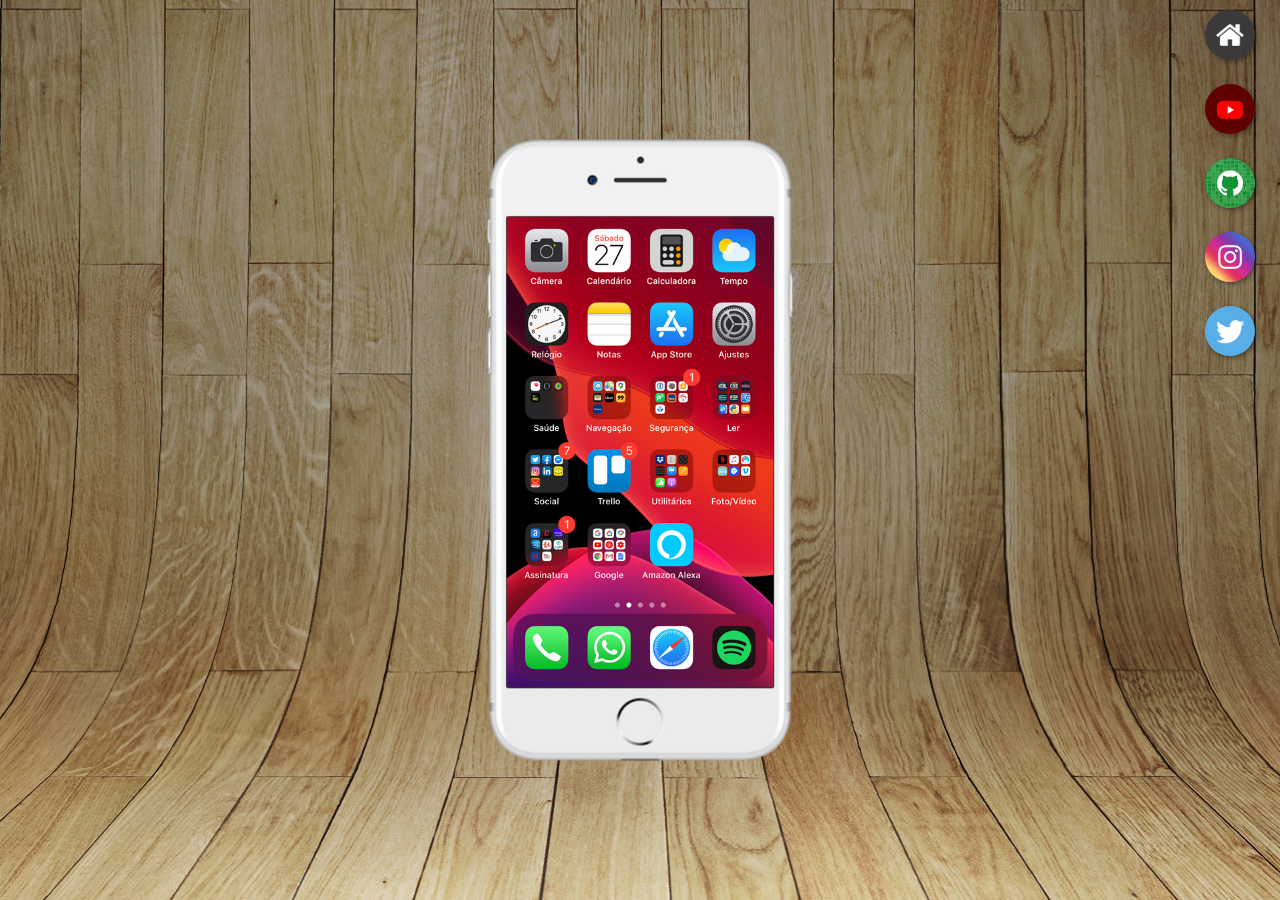
<file: projeto-social/index.html>
<!DOCTYPE html>
<html lang="pt-br">
<head>
    <meta charset="UTF-8">
    <meta name="viewport" content="width=device-width, initial-scale=1.0">
    <title>Projeto Social</title>
    <link rel="stylesheet" href="Estilos/style.css">
    <link rel="shortcut icon" href="favicon.ico" type="image/x-icon">
</head>
<body>
    <main>
        
        <section id="telefone">
        
            <iframe src="home.html" frameborder="0" name="tela" id="tela"></iframe>

        </section>

        <section id="redesSociais">
            <a href="home.html" target="tela"><img src="imagens/logo-home.jpg" alt="home"></a>
            <a href="youtube.html" target="tela"><img src="imagens/logo-youtube.jpg" alt="youtube">
            </a>
            <a href="github.html" target="tela"><img src="imagens/logo-github.jpg" alt="github"></a>
            <a href="instagram.html" target="tela"><img src="imagens/logo-instagram.jpg" alt="instagram"></a>
            <a href="twitter.html" target="tela"><img src="imagens/logo-twitter.jpg" alt="twitter"></a>
        </section>
    </main>
</body>
</html>
</file>
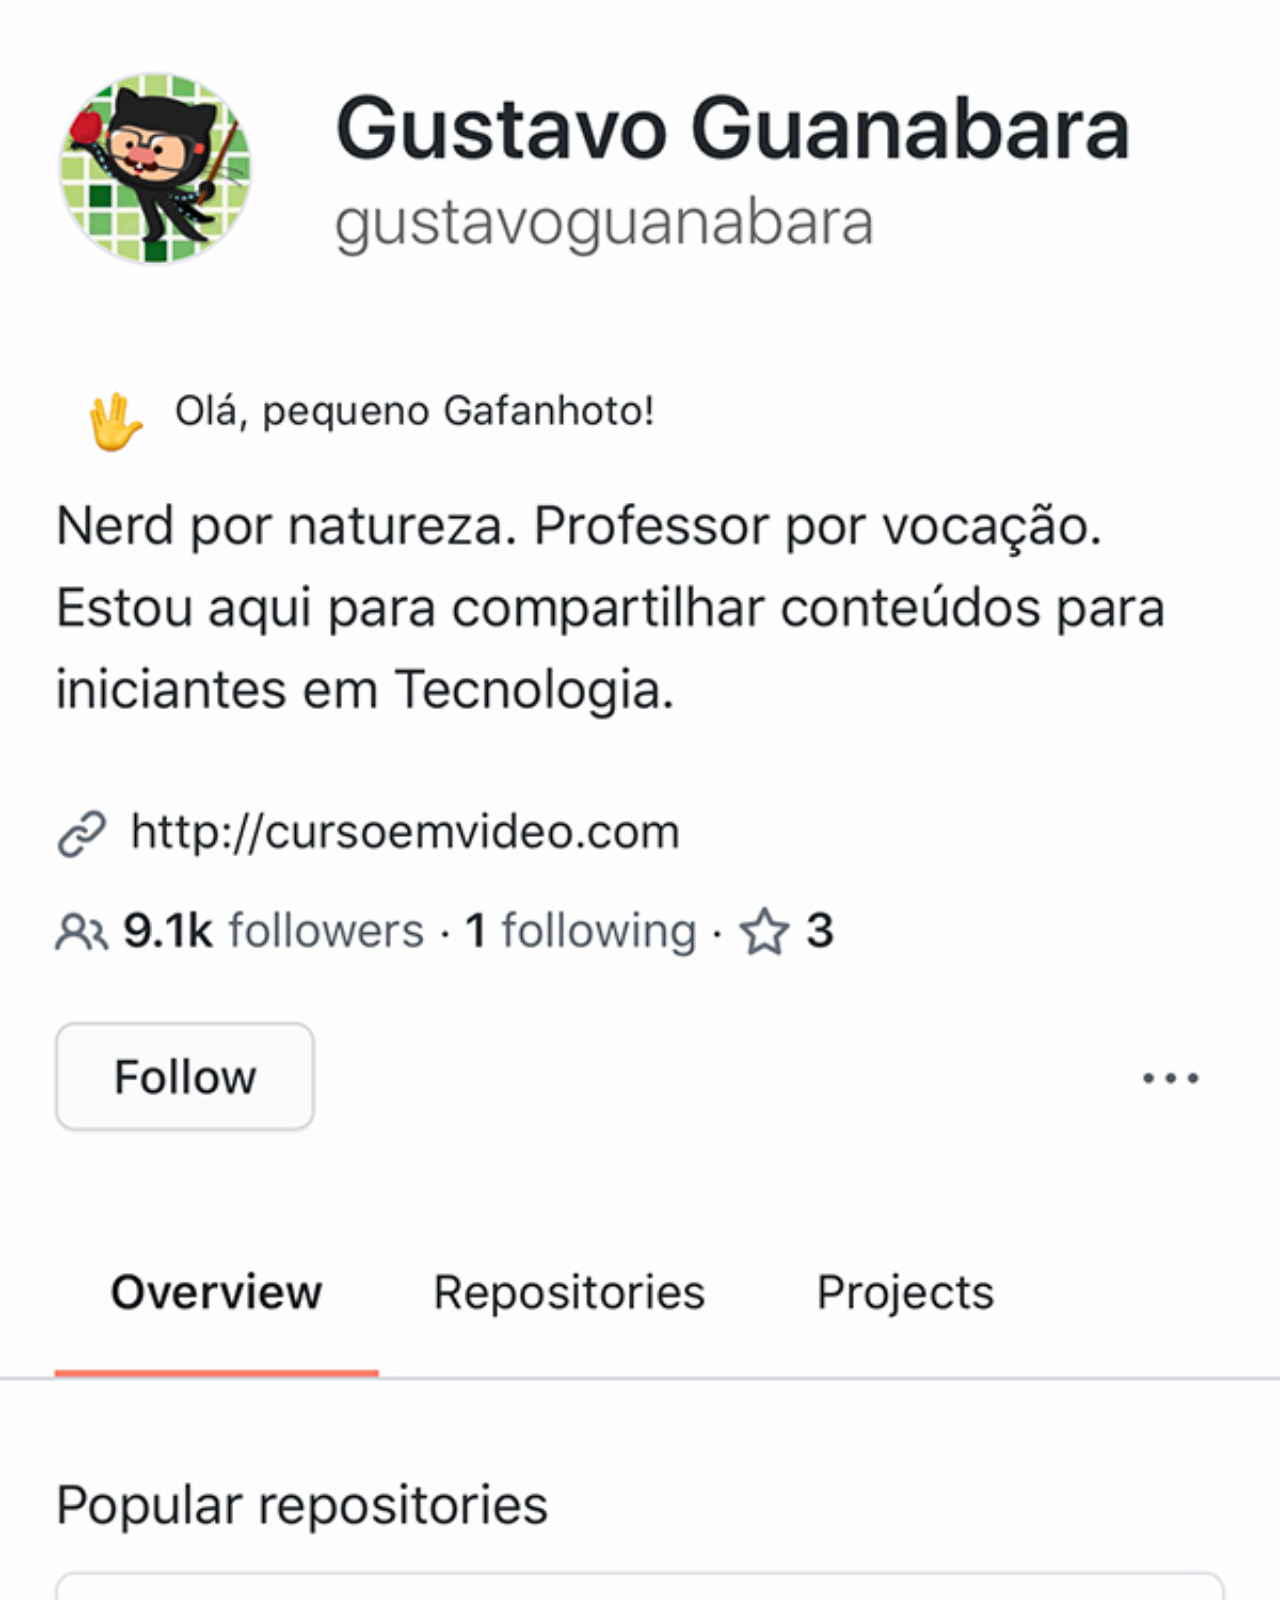
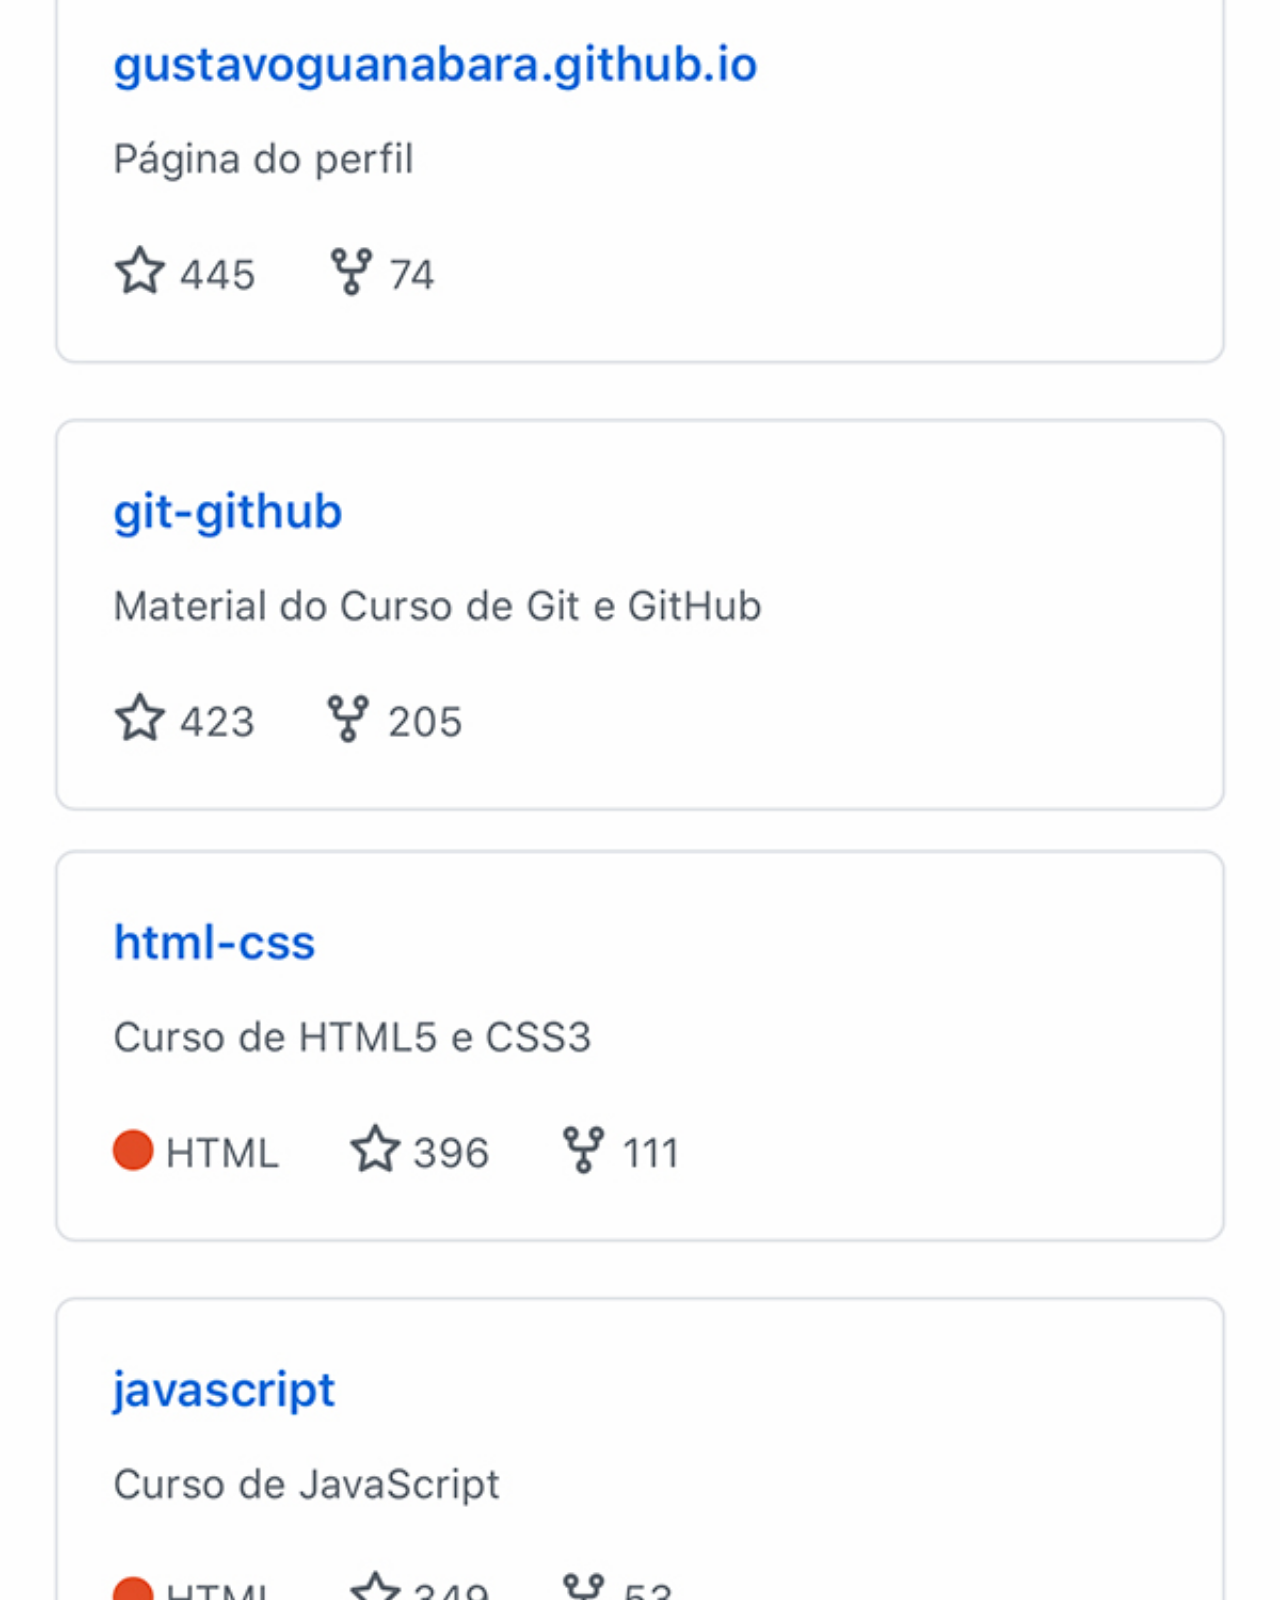
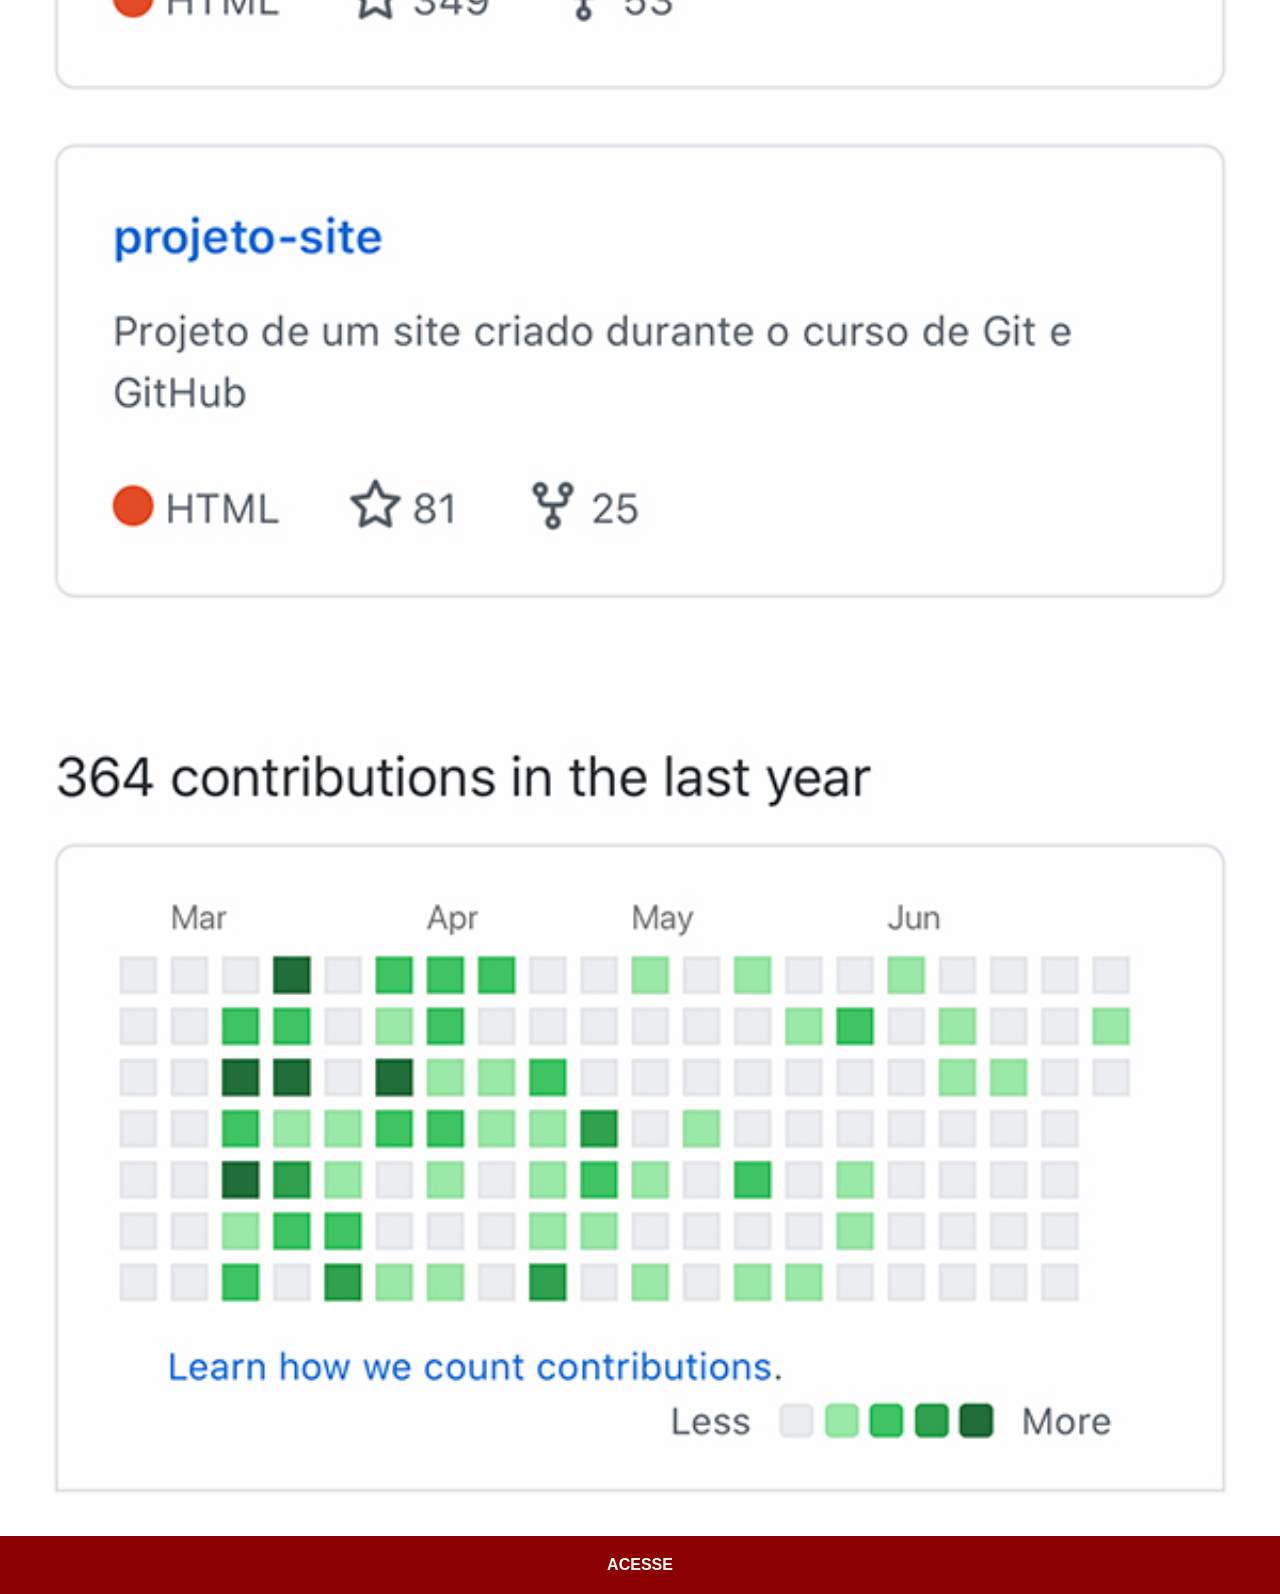
<file: projeto-social/github.html>
<!DOCTYPE html>
<html lang="pt-br">
<head>
    <meta charset="UTF-8">
    <meta name="viewport" content="width=device-width, initial-scale=1.0">
    <title>github</title>
    <link rel="stylesheet" href="Estilos/social.css">
</head>
<body>
    <img src="imagens/tela-github.jpg" alt="github">
    <a href="https://github.com/gustavoguanabara/html-css" target="_blank">ACESSE</a>
</body>
</html>
</file>
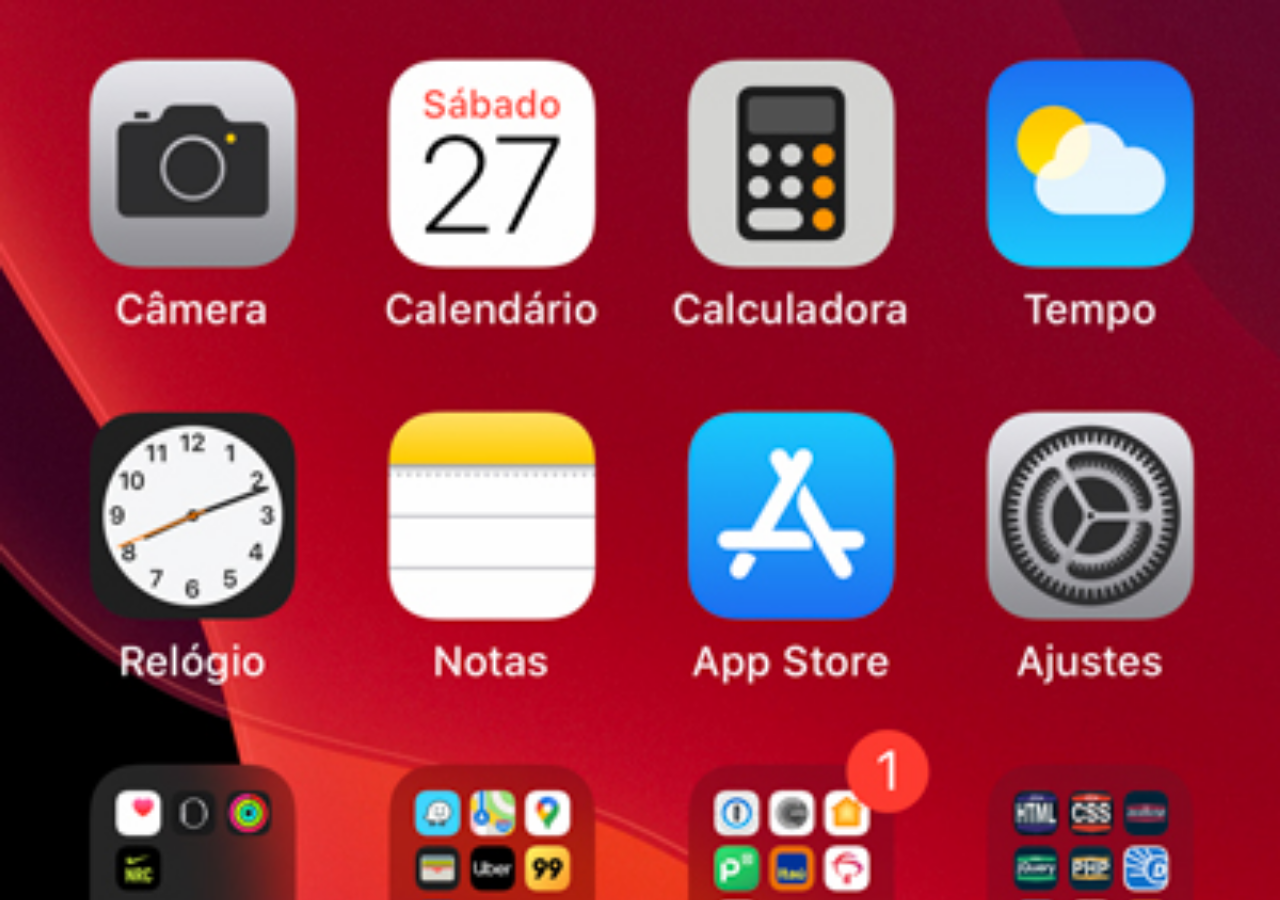
<file: projeto-social/home.html>
<!DOCTYPE html>
<html lang="pt-br">
<head>
    <meta charset="UTF-8">
    <meta name="viewport" content="width=device-width, initial-scale=1.0">
    <title>Home</title>

    <style>
    
        * {
            margin: 0;
            padding: 0;
        }

        body{
            width: 100vw;
            height: 100vh;
            background: black url('imagens/tela-home.jpg') no-repeat top center;
            background-size: cover;
        }

    </style>

</head>
<body>
    
</body>
</html>
</file>
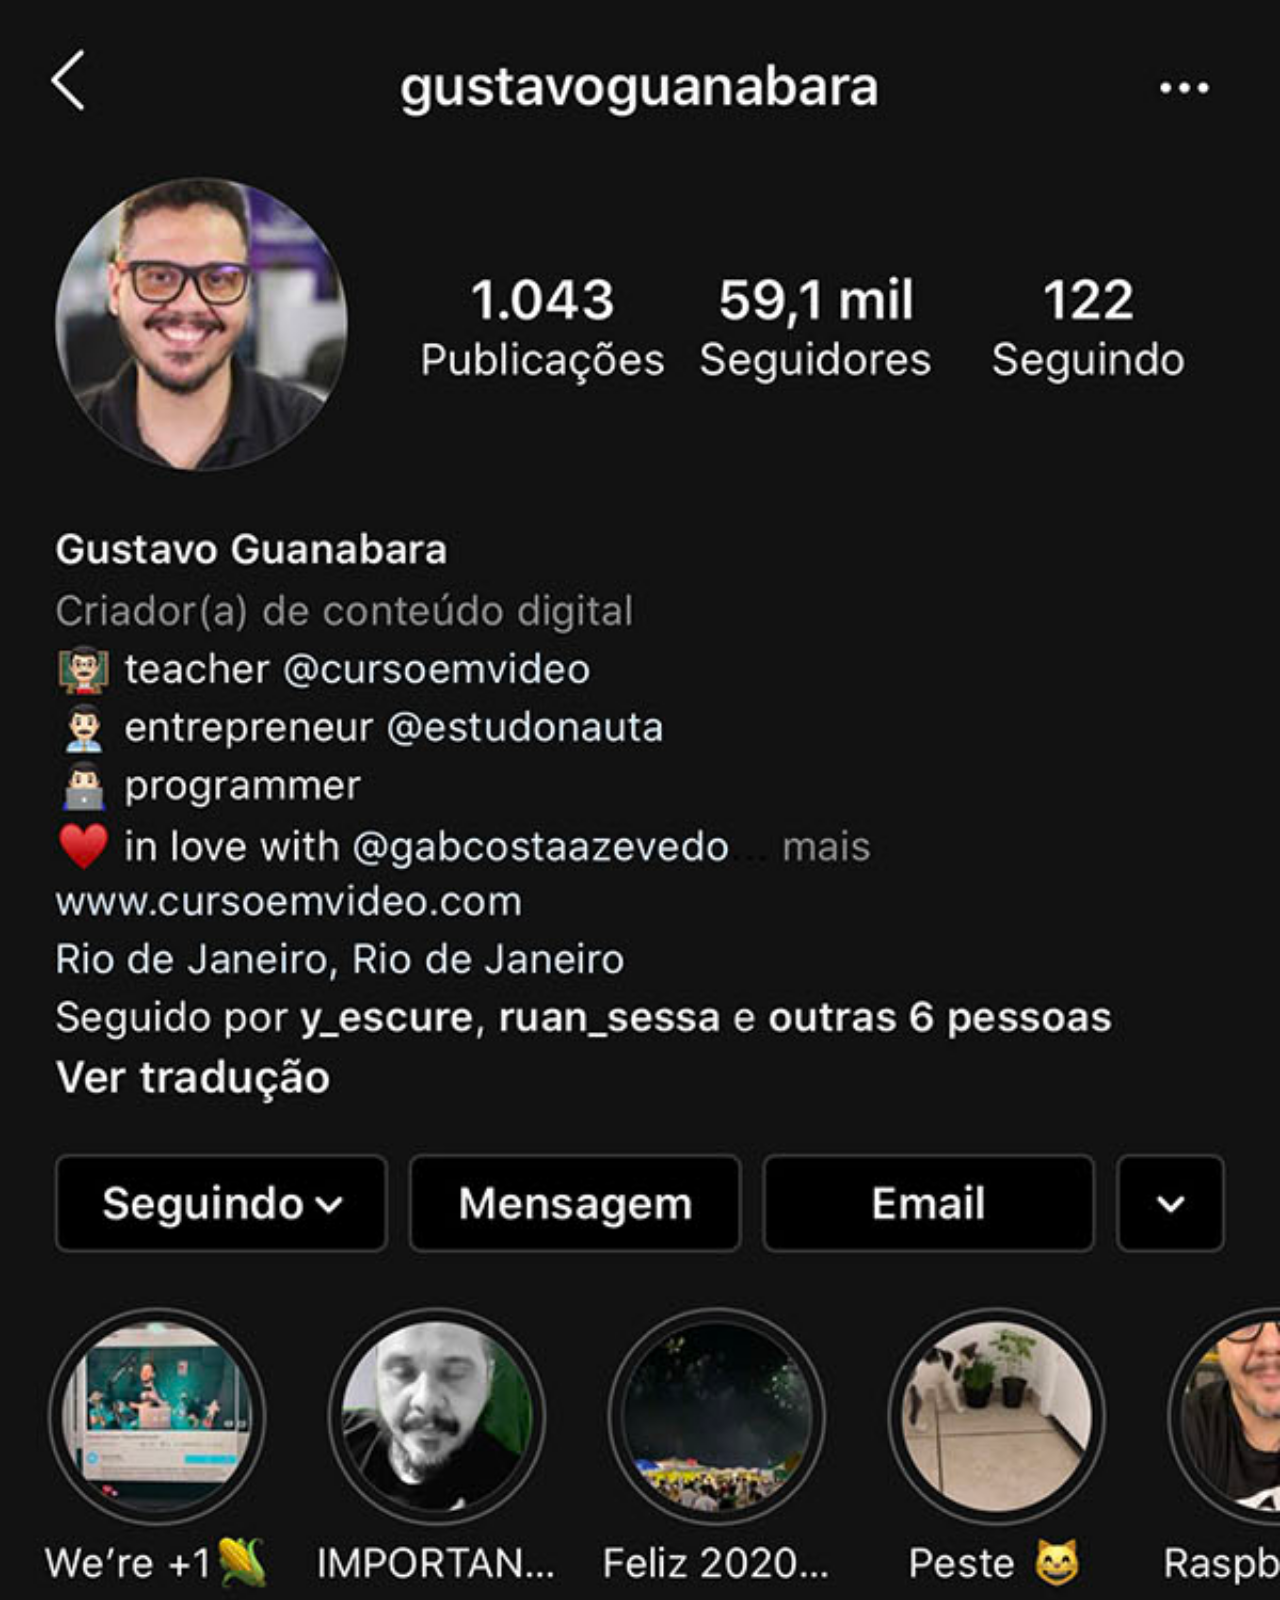
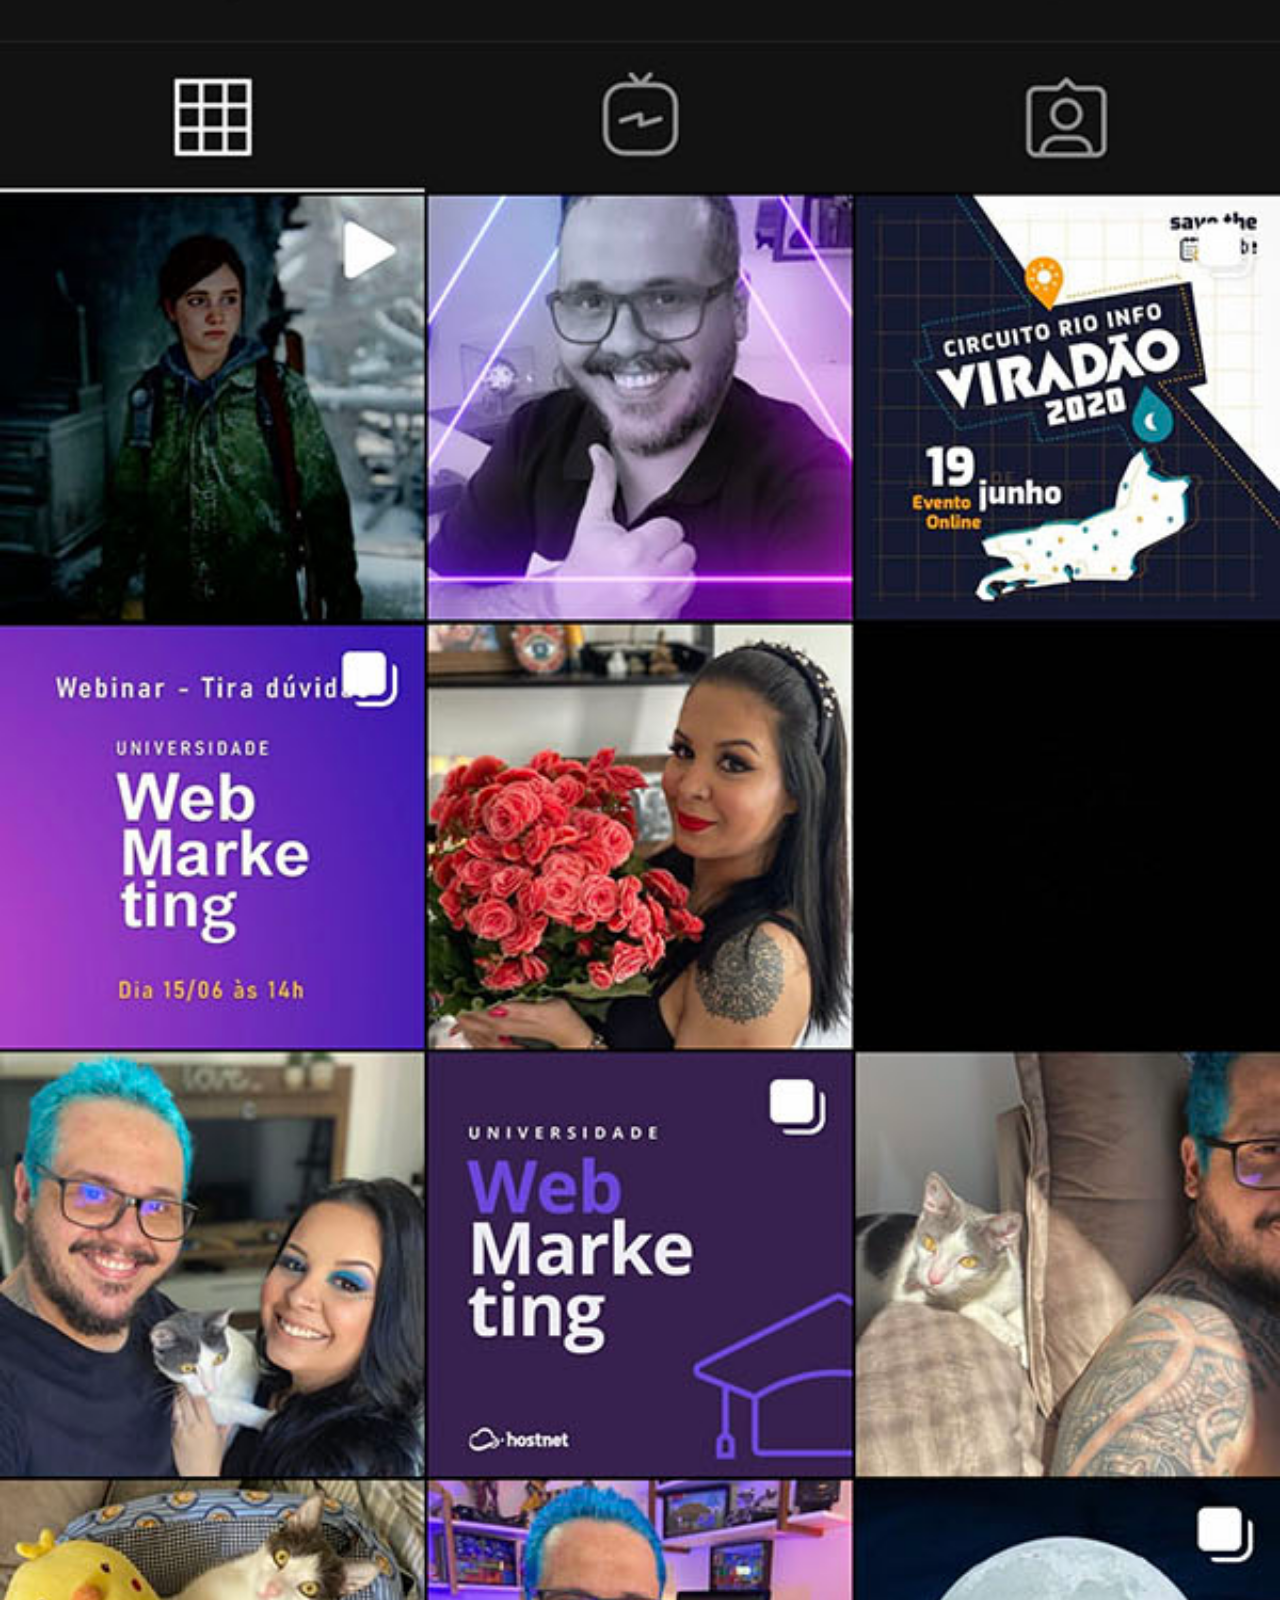
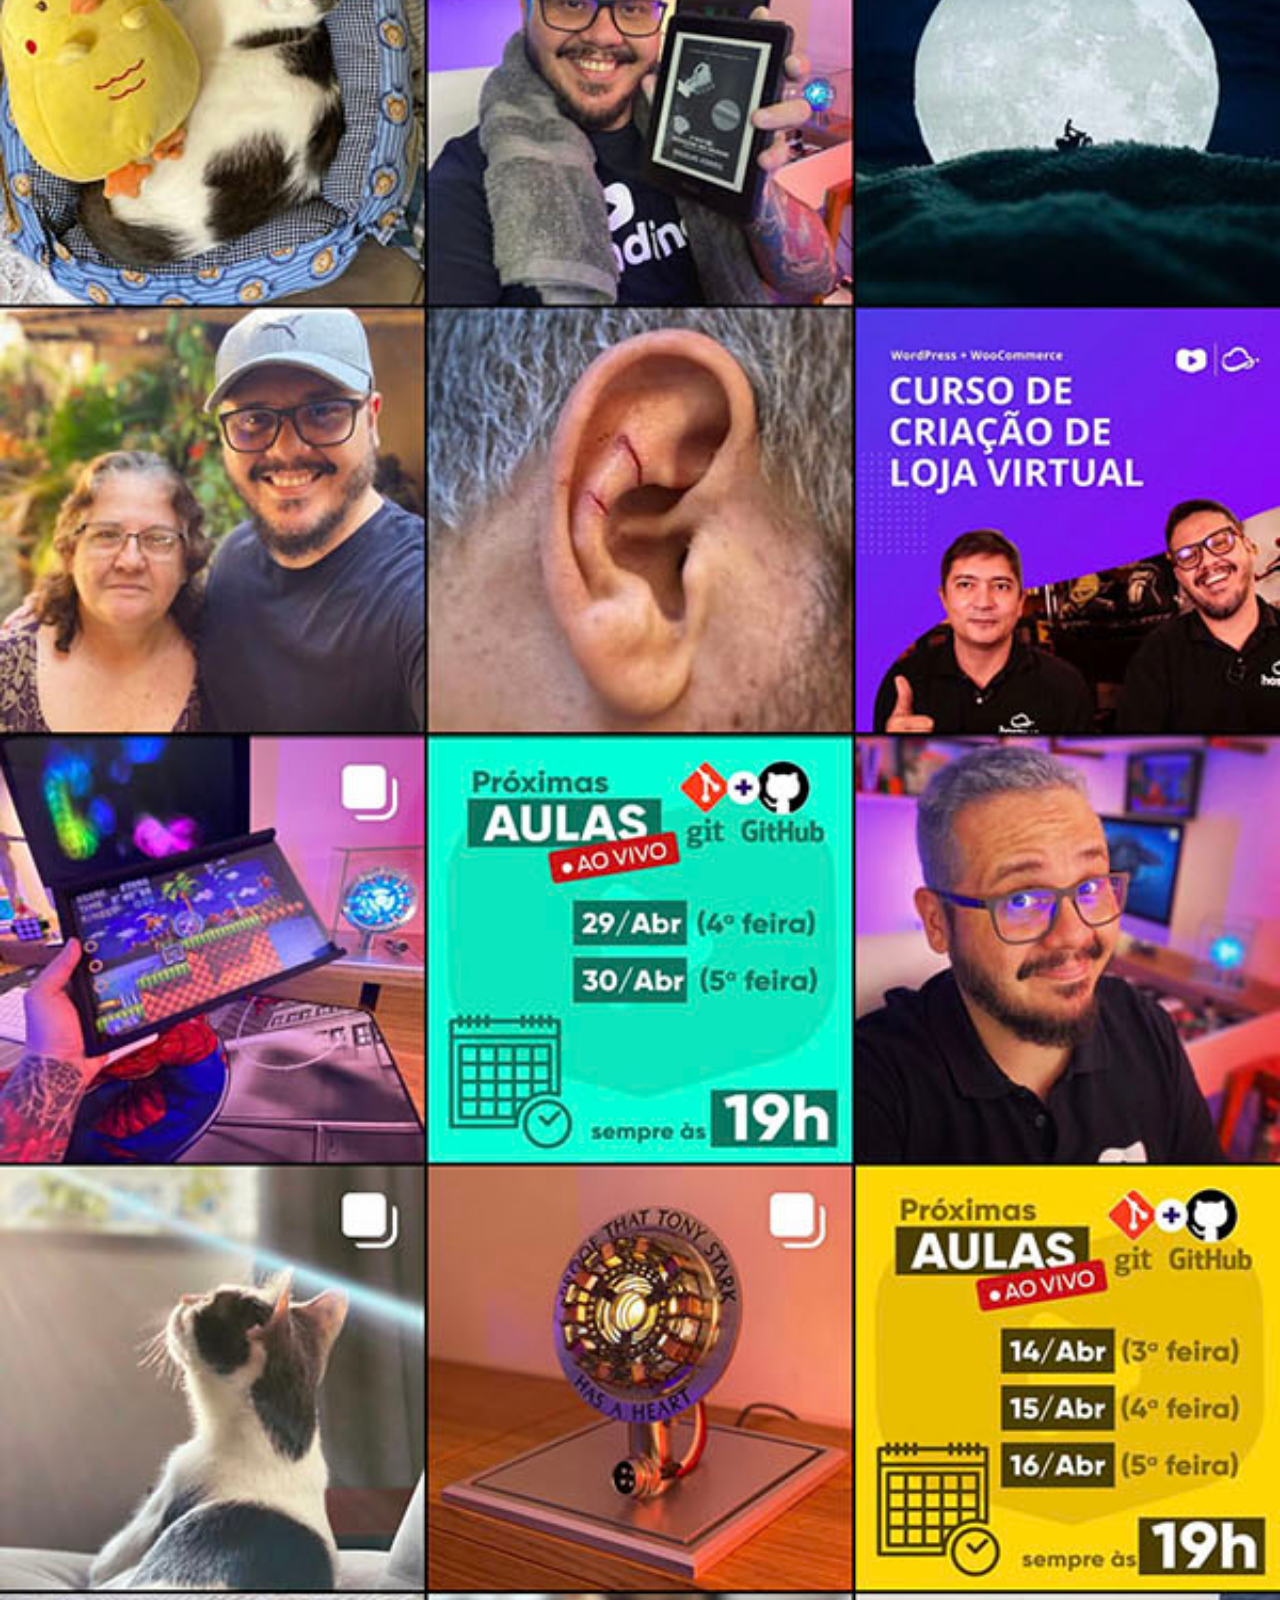
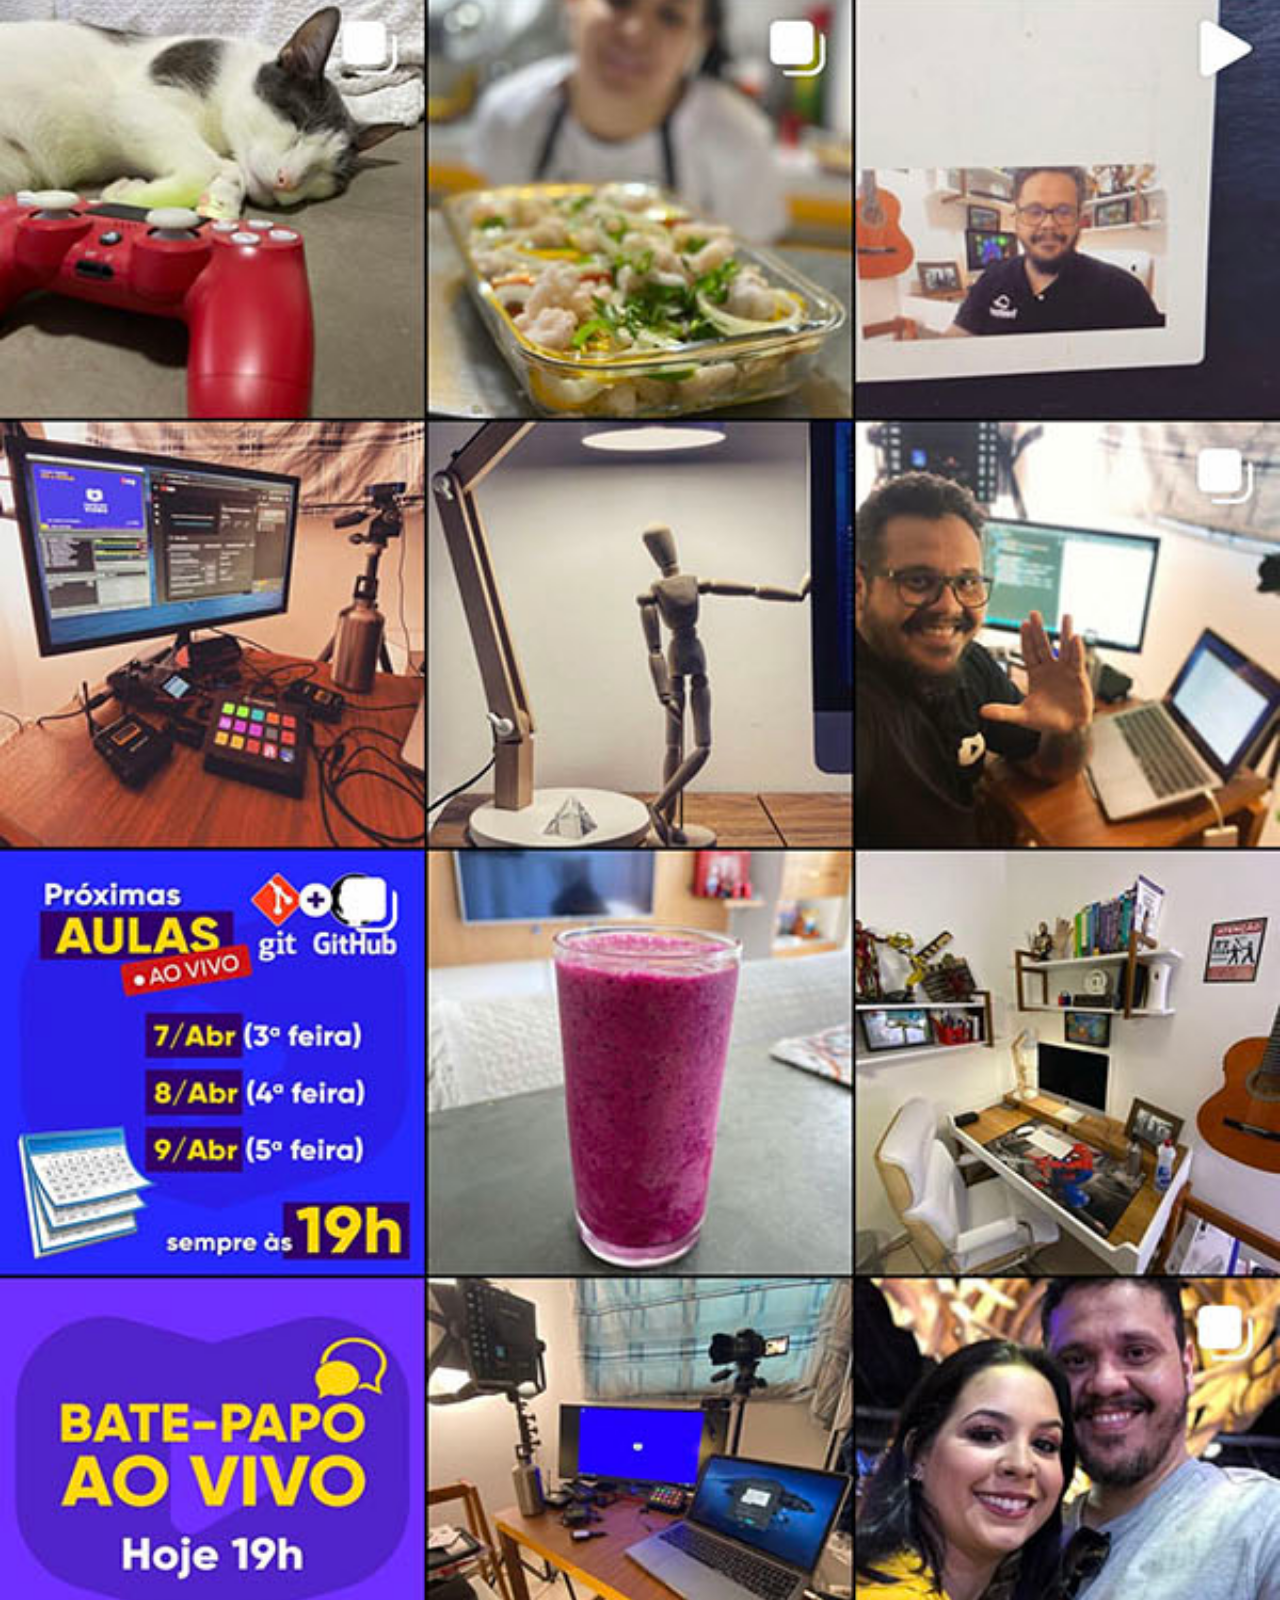
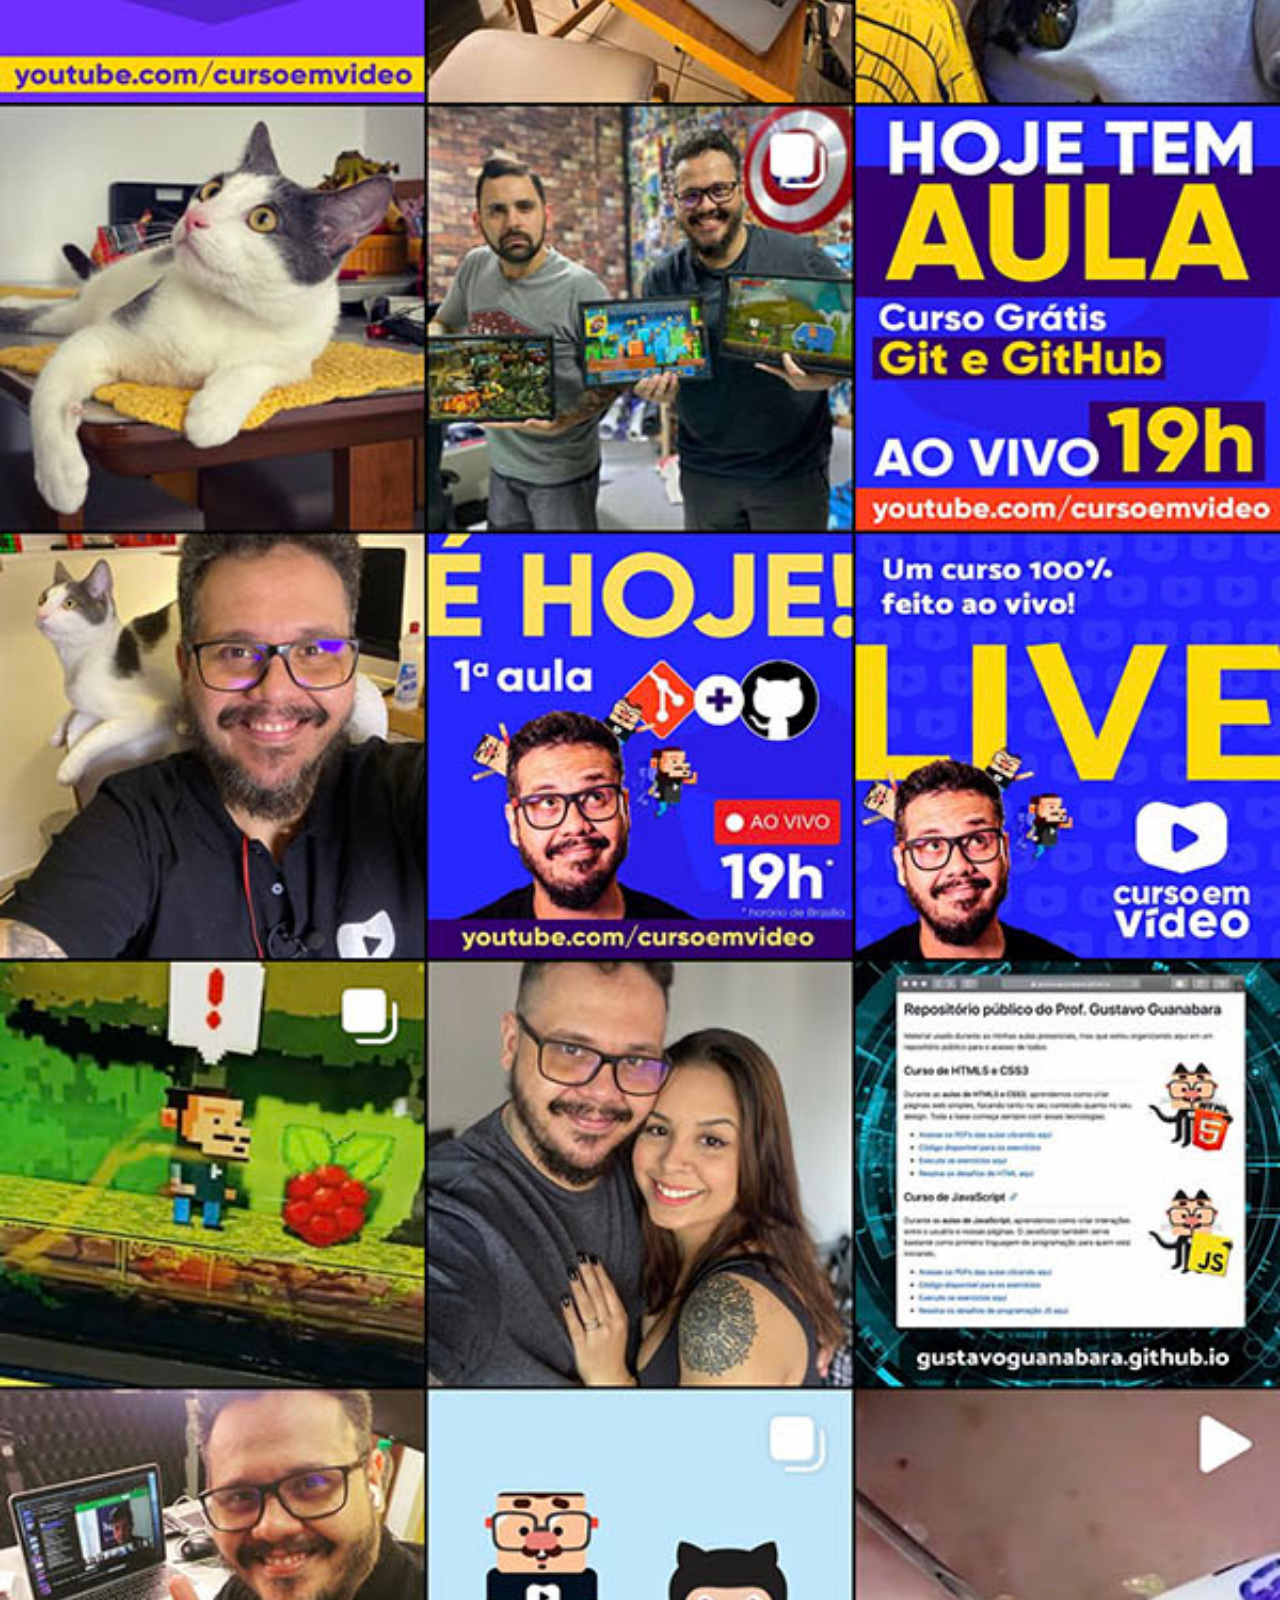
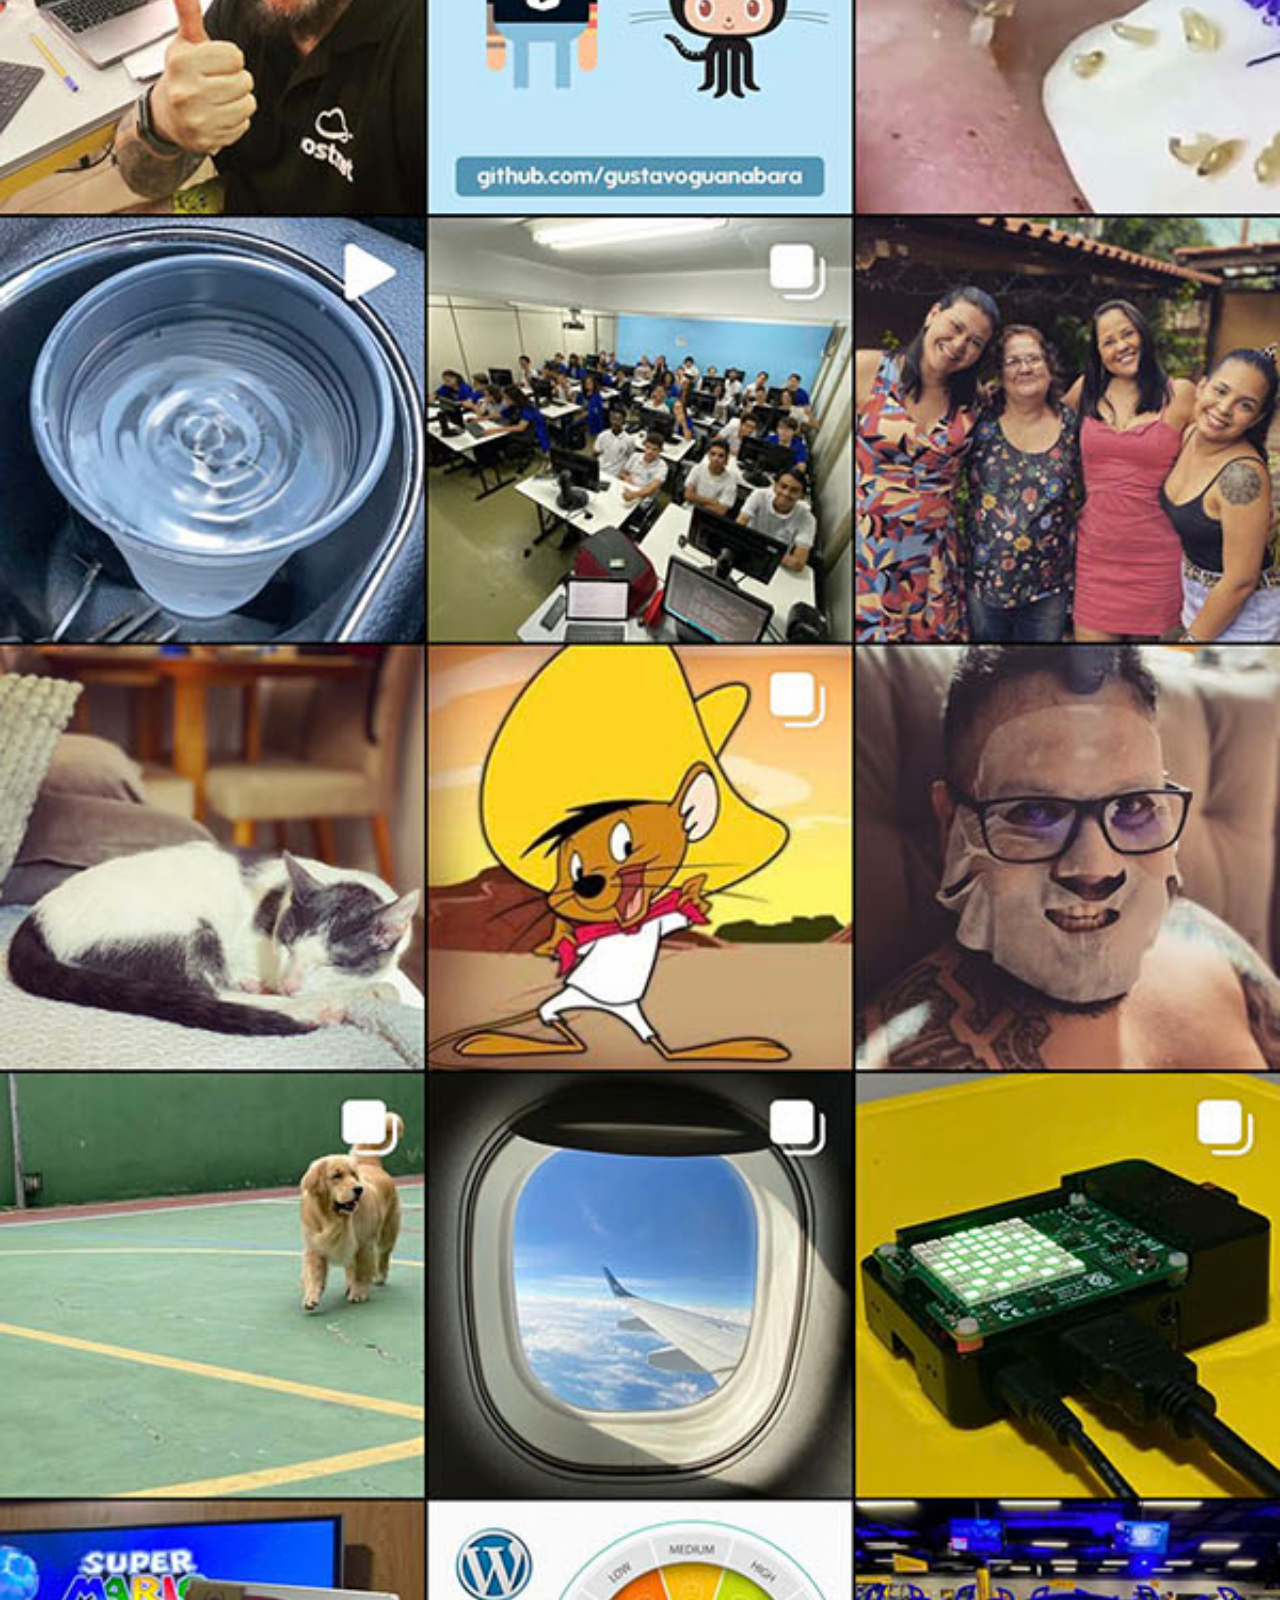
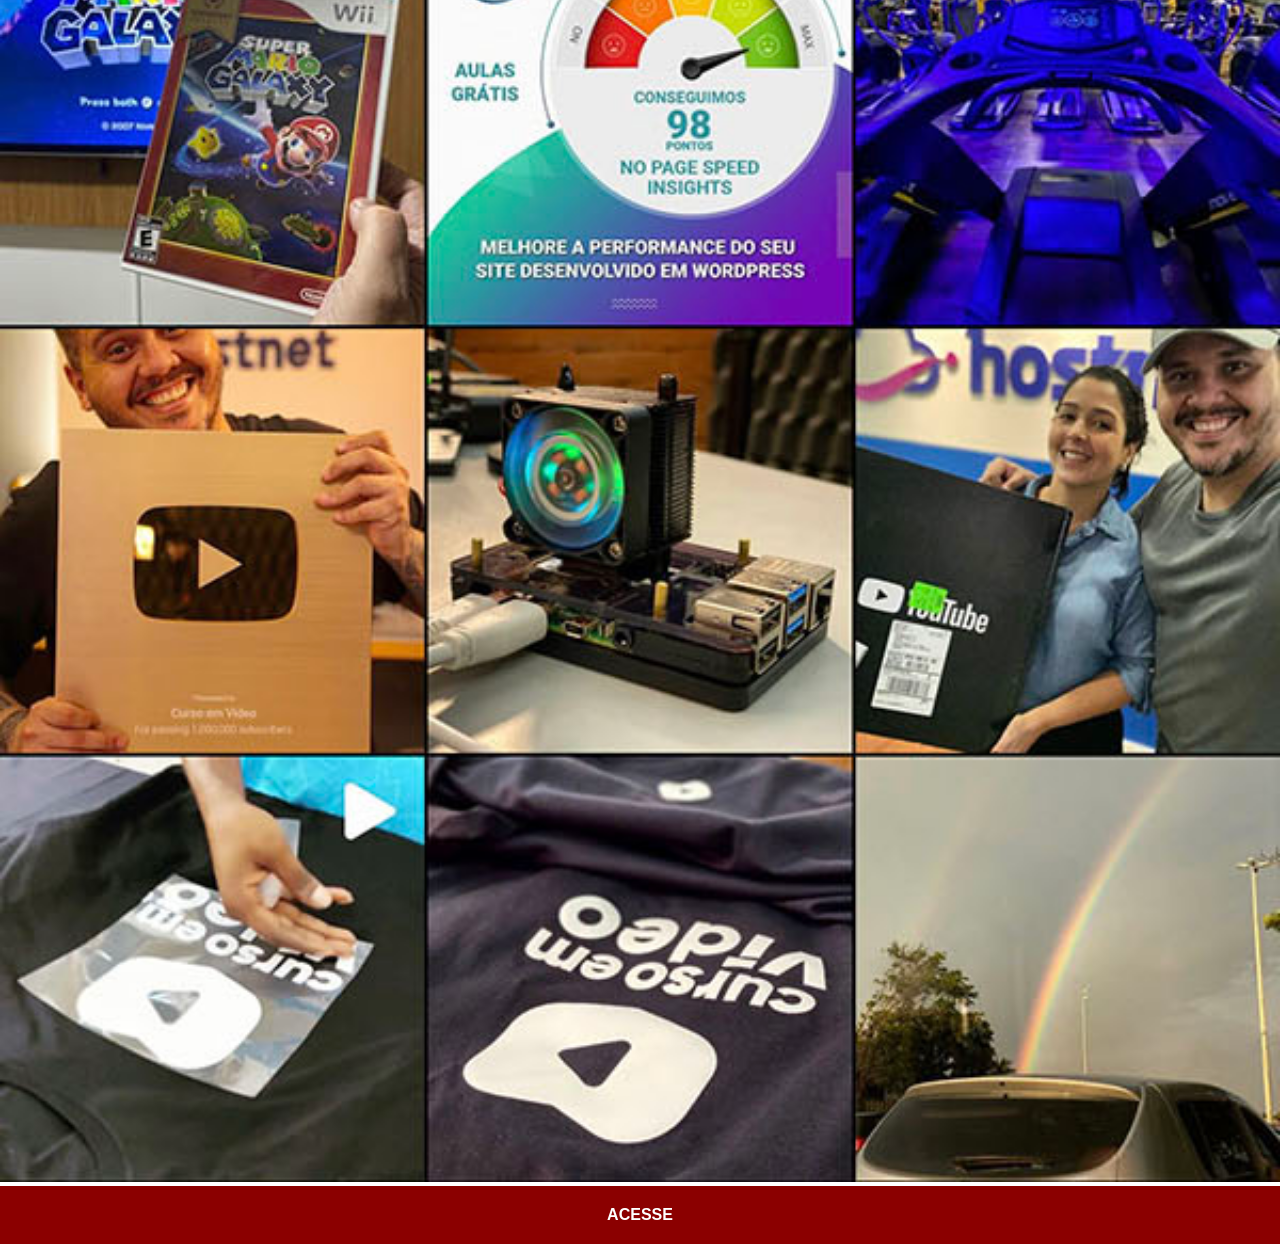
<file: projeto-social/instagram.html>
<!DOCTYPE html>
<html lang="pt-br">
<head>
    <meta charset="UTF-8">
    <meta name="viewport" content="width=device-width, initial-scale=1.0">
    <title>Instagram</title>
    <link rel="stylesheet" href="Estilos/social.css">
</head>
<body>
    <img src="imagens/tela-instagram.jpg" alt="instagram">
    <a href="https://www.instagram.com/cursoemvideo/" target="_blank">ACESSE</a>
</body>
</html>
</file>
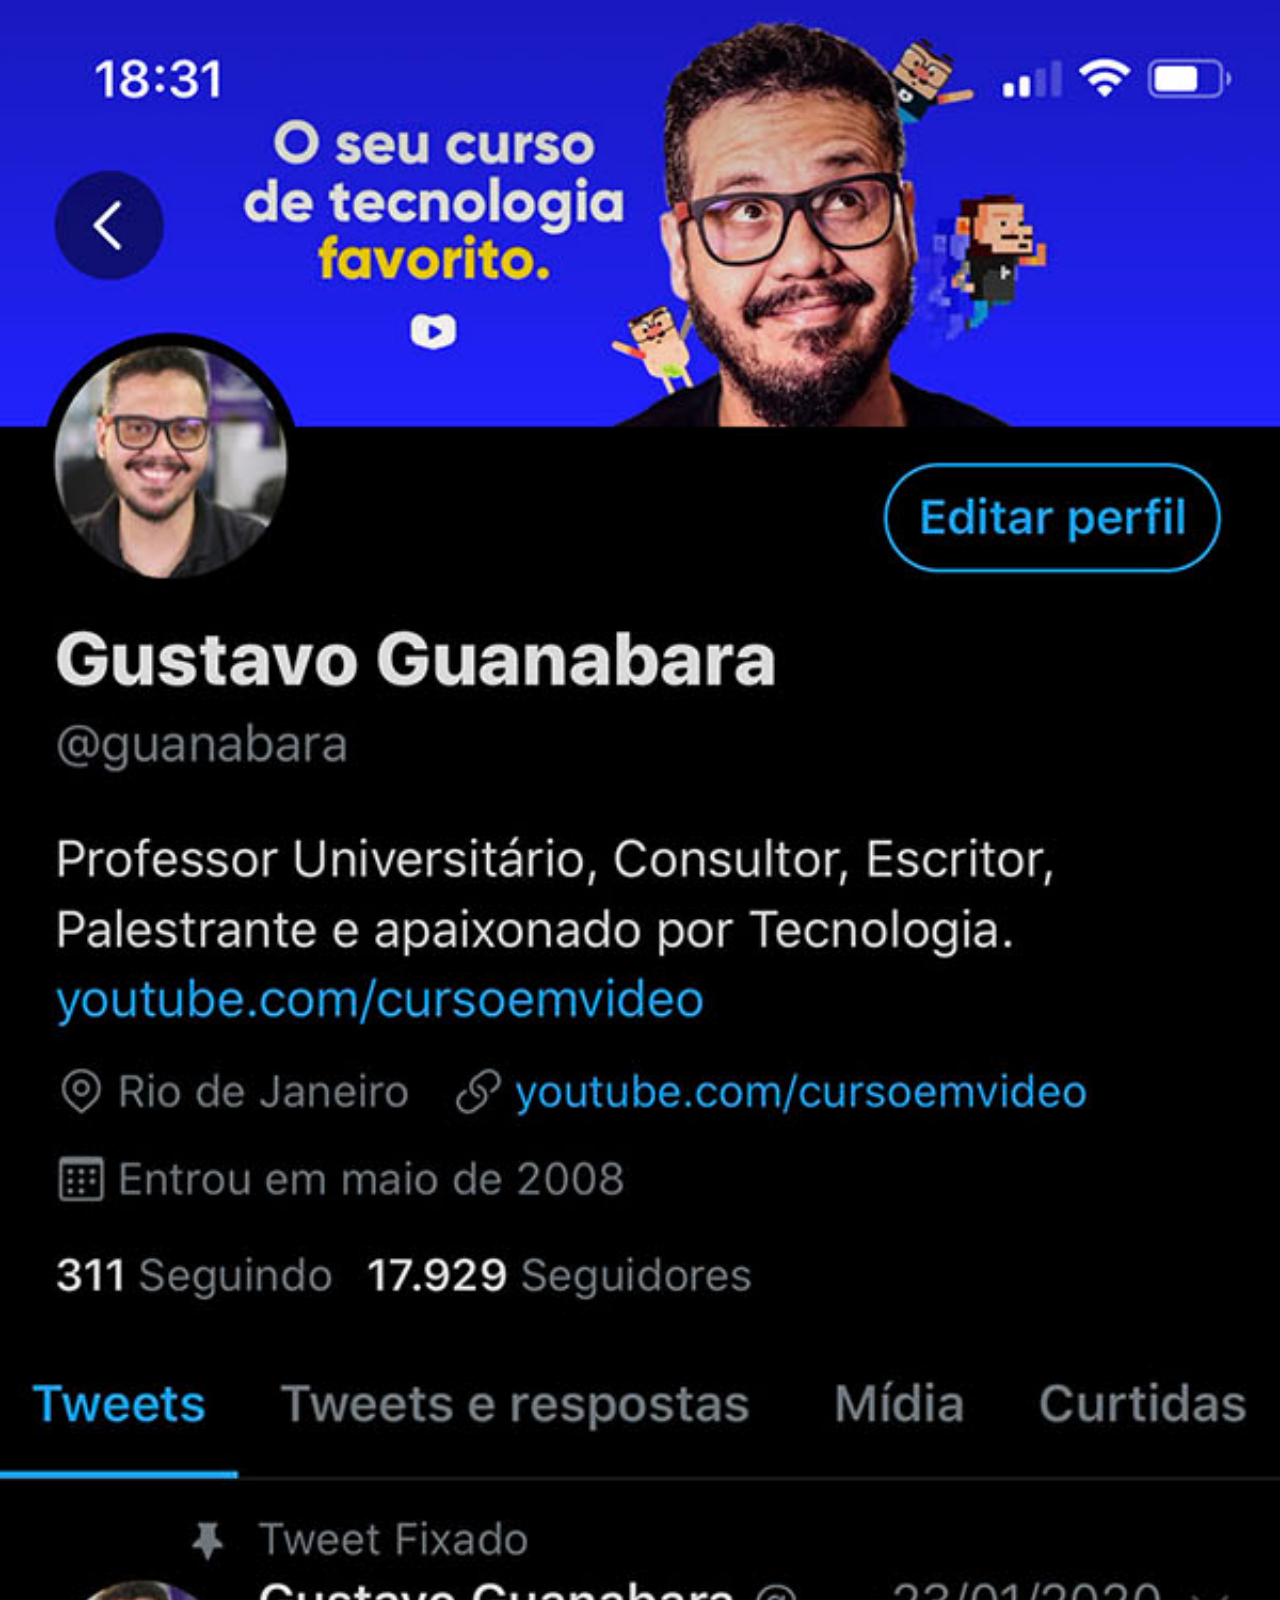
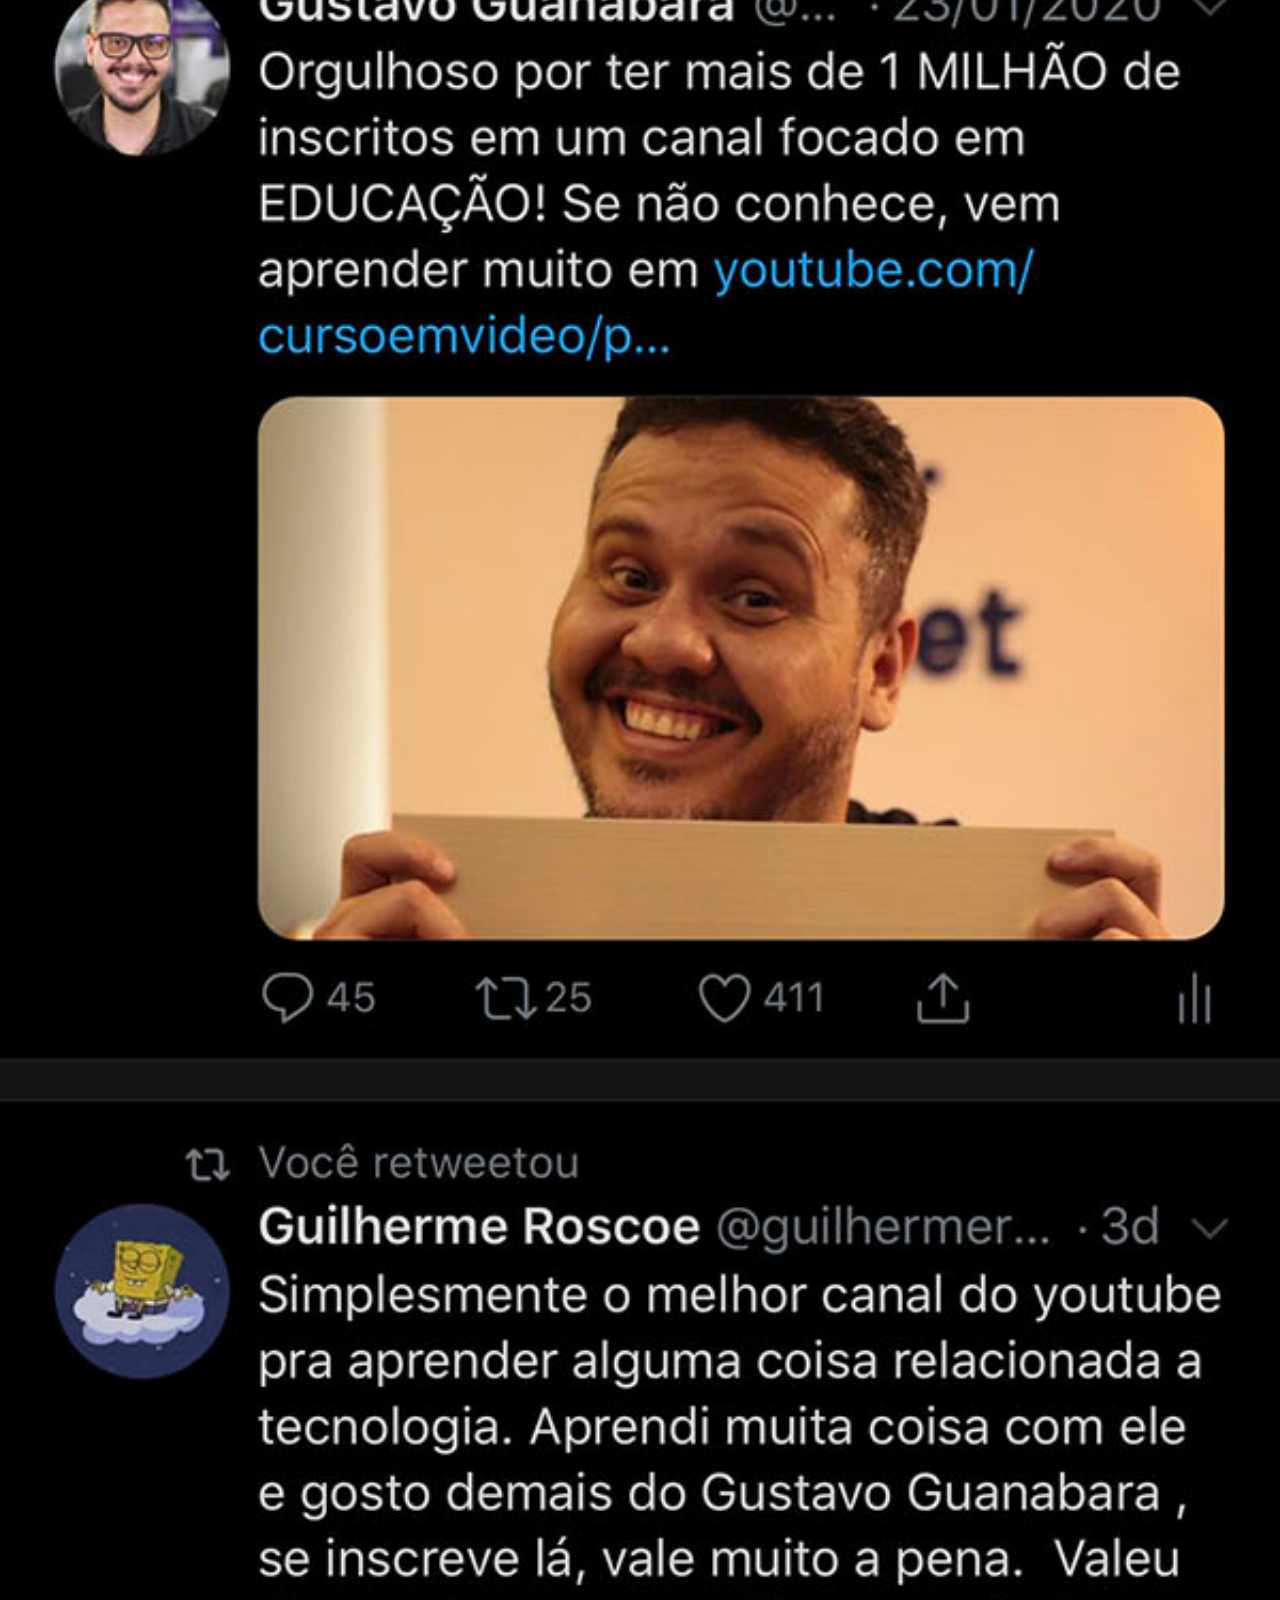
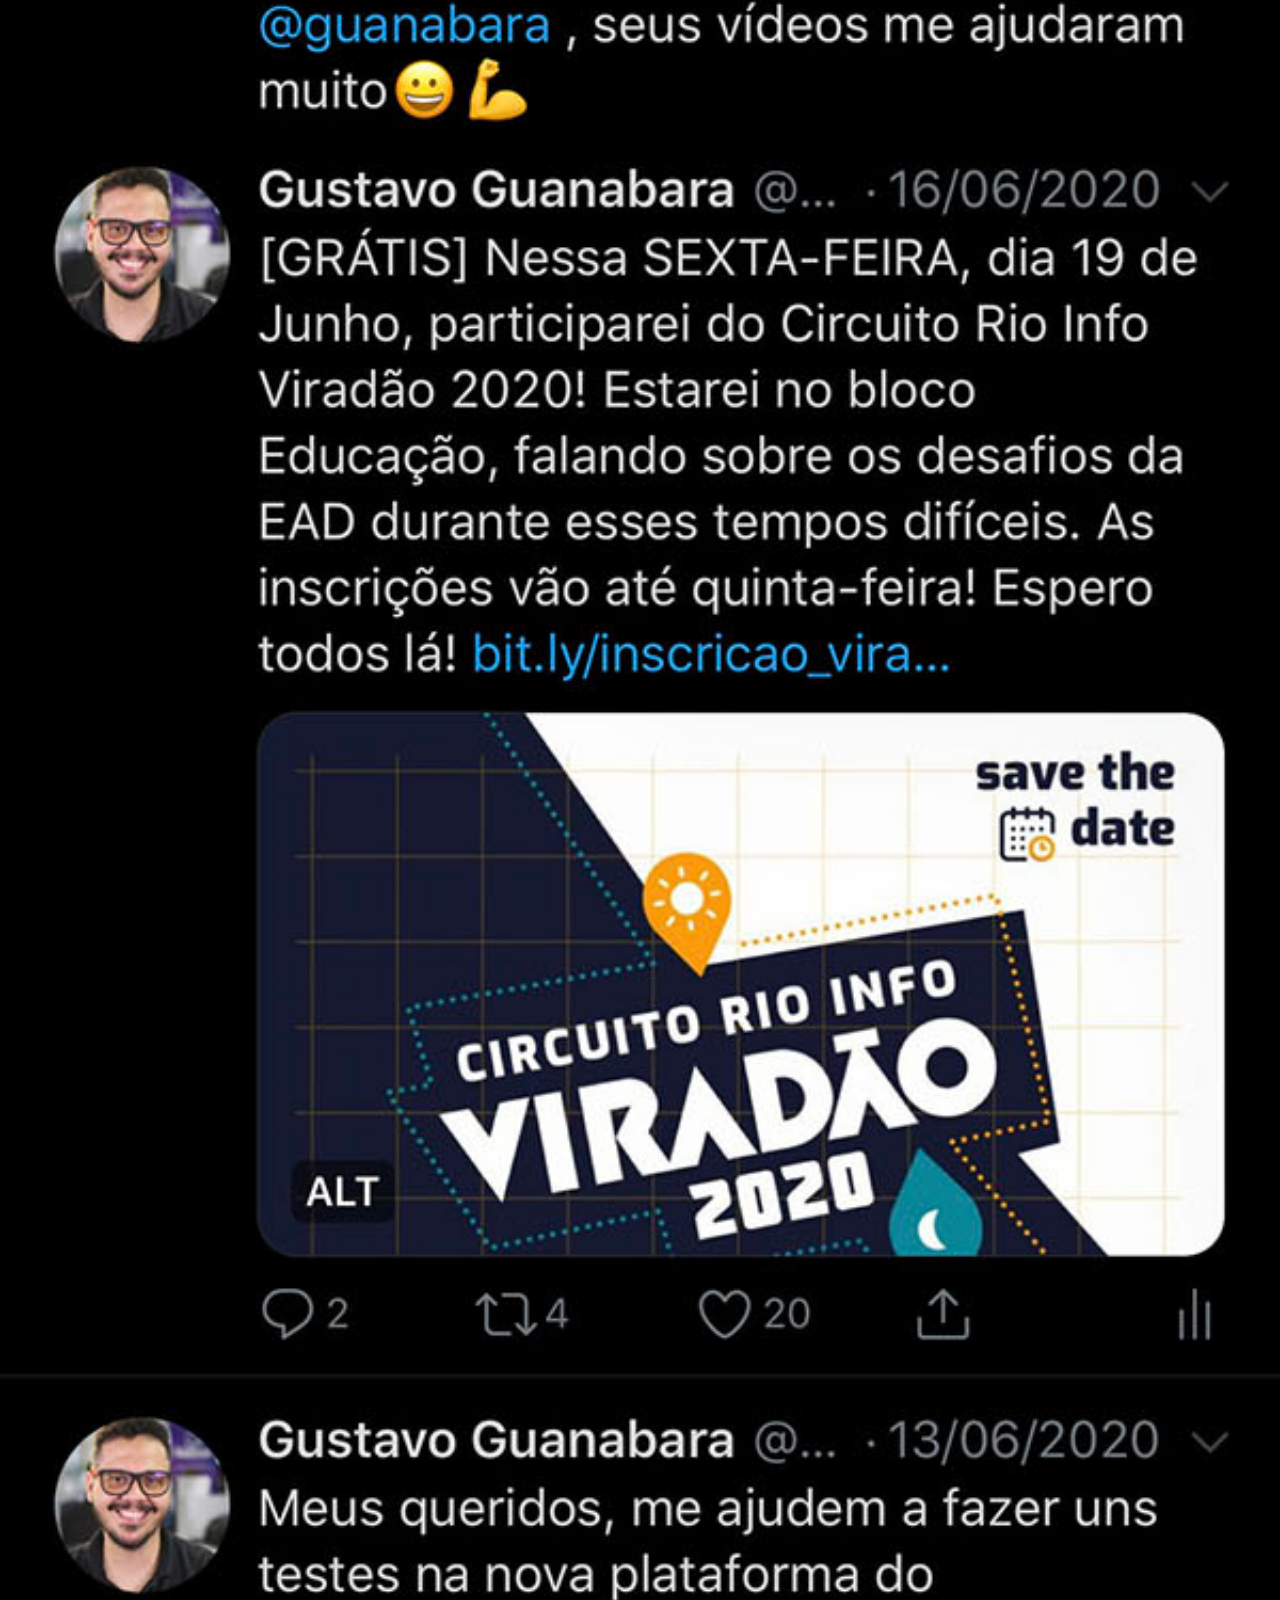
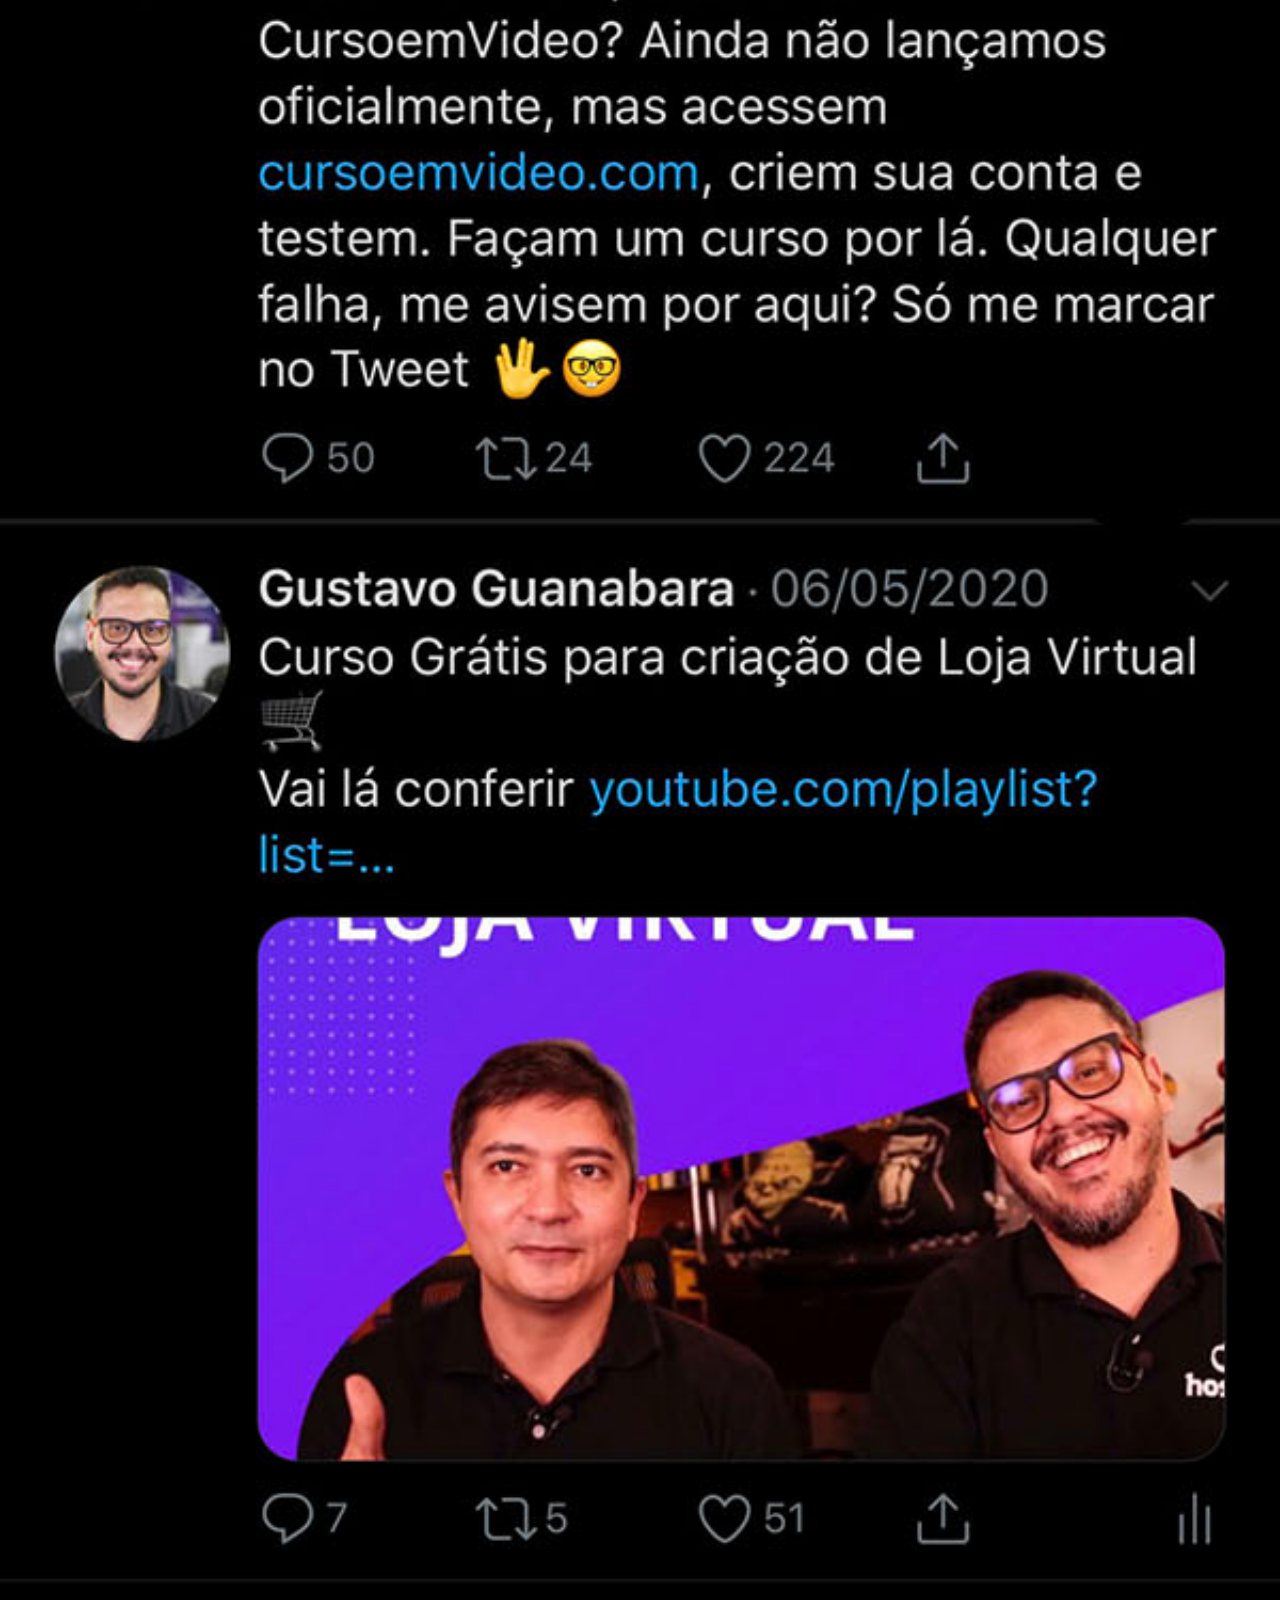
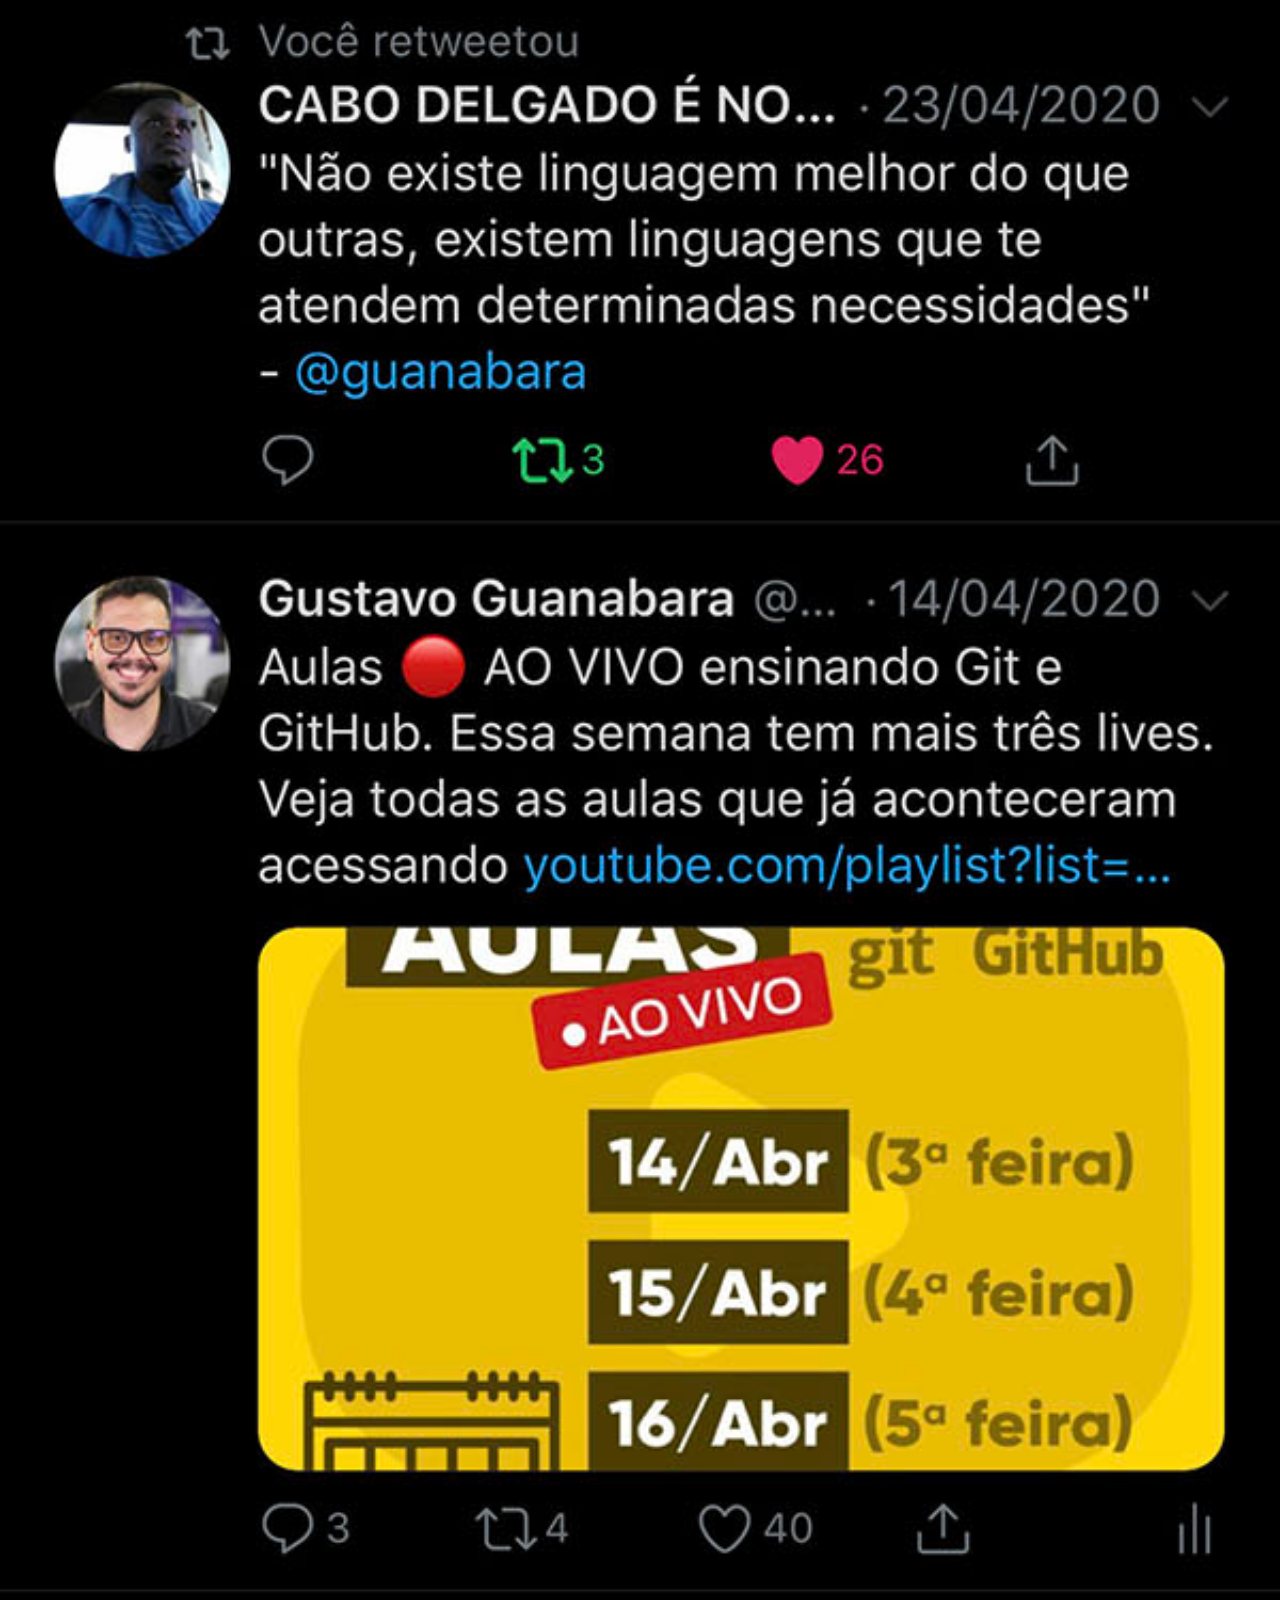
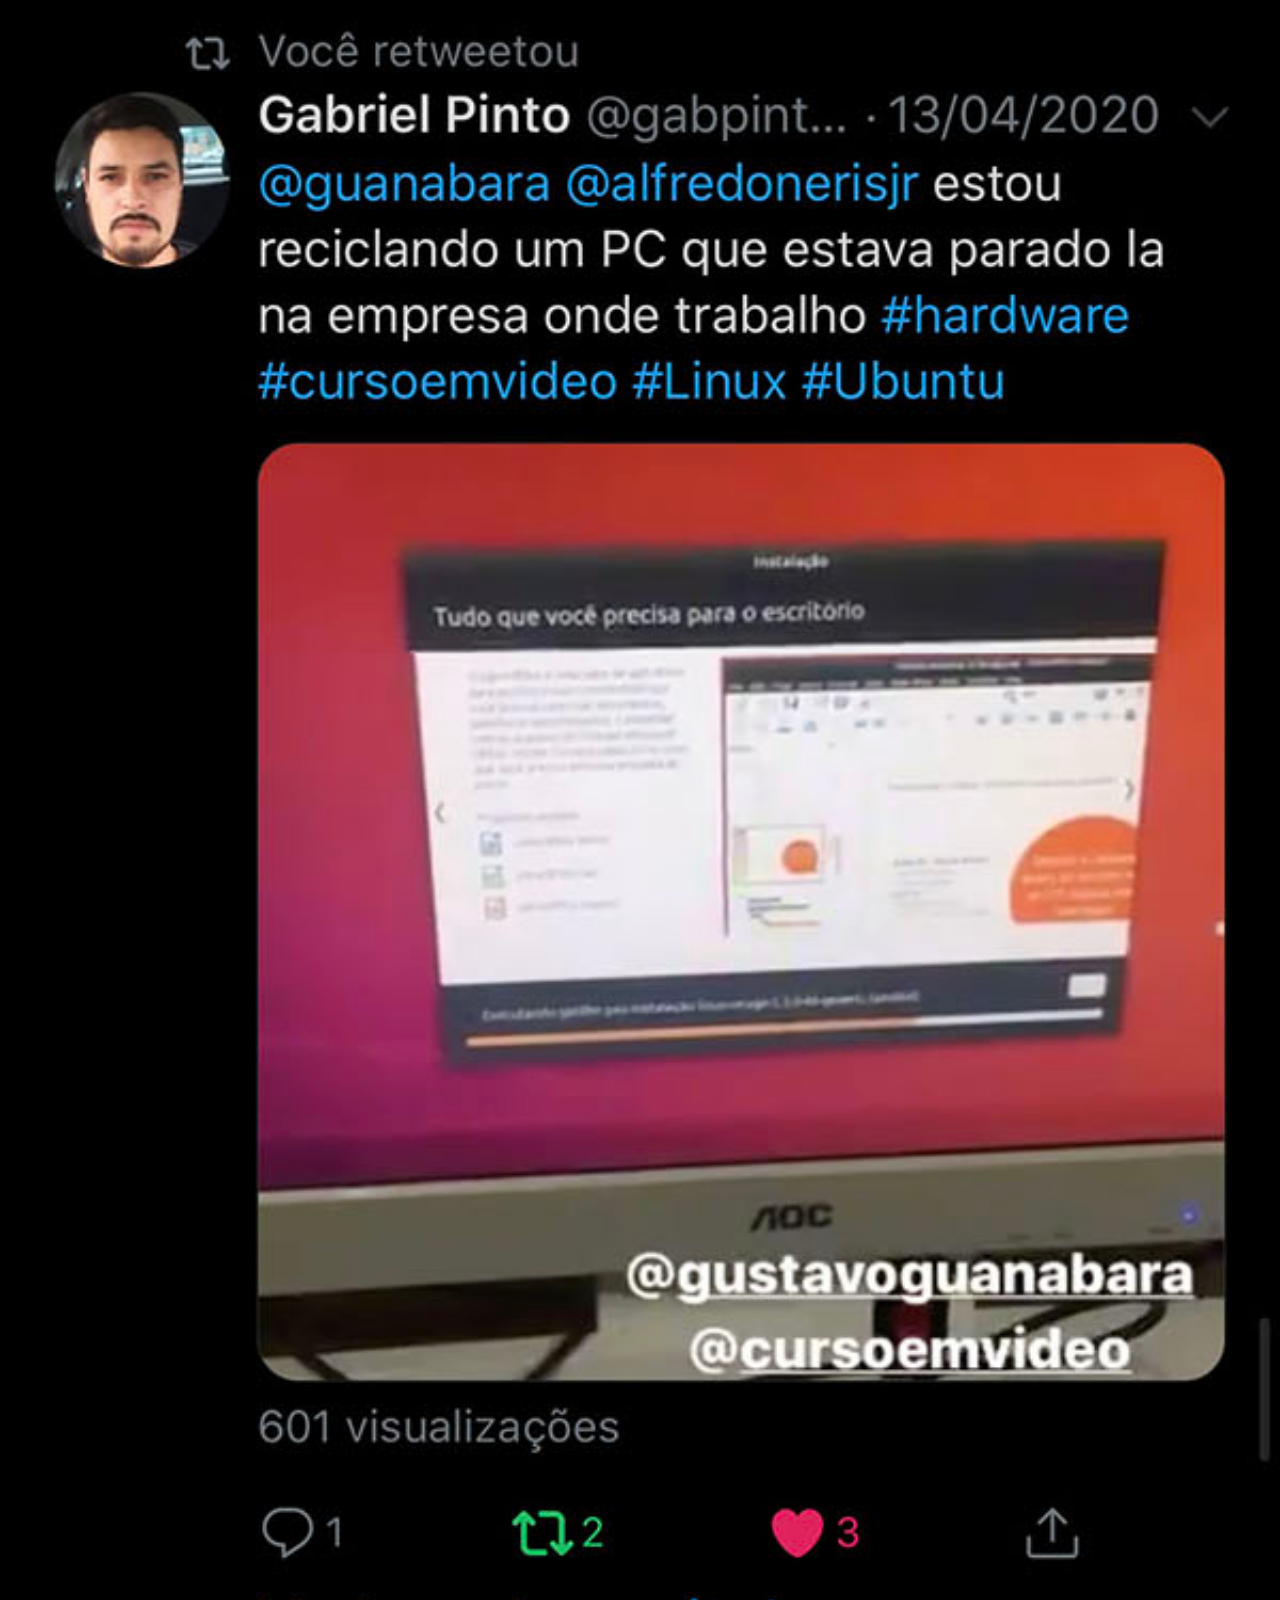
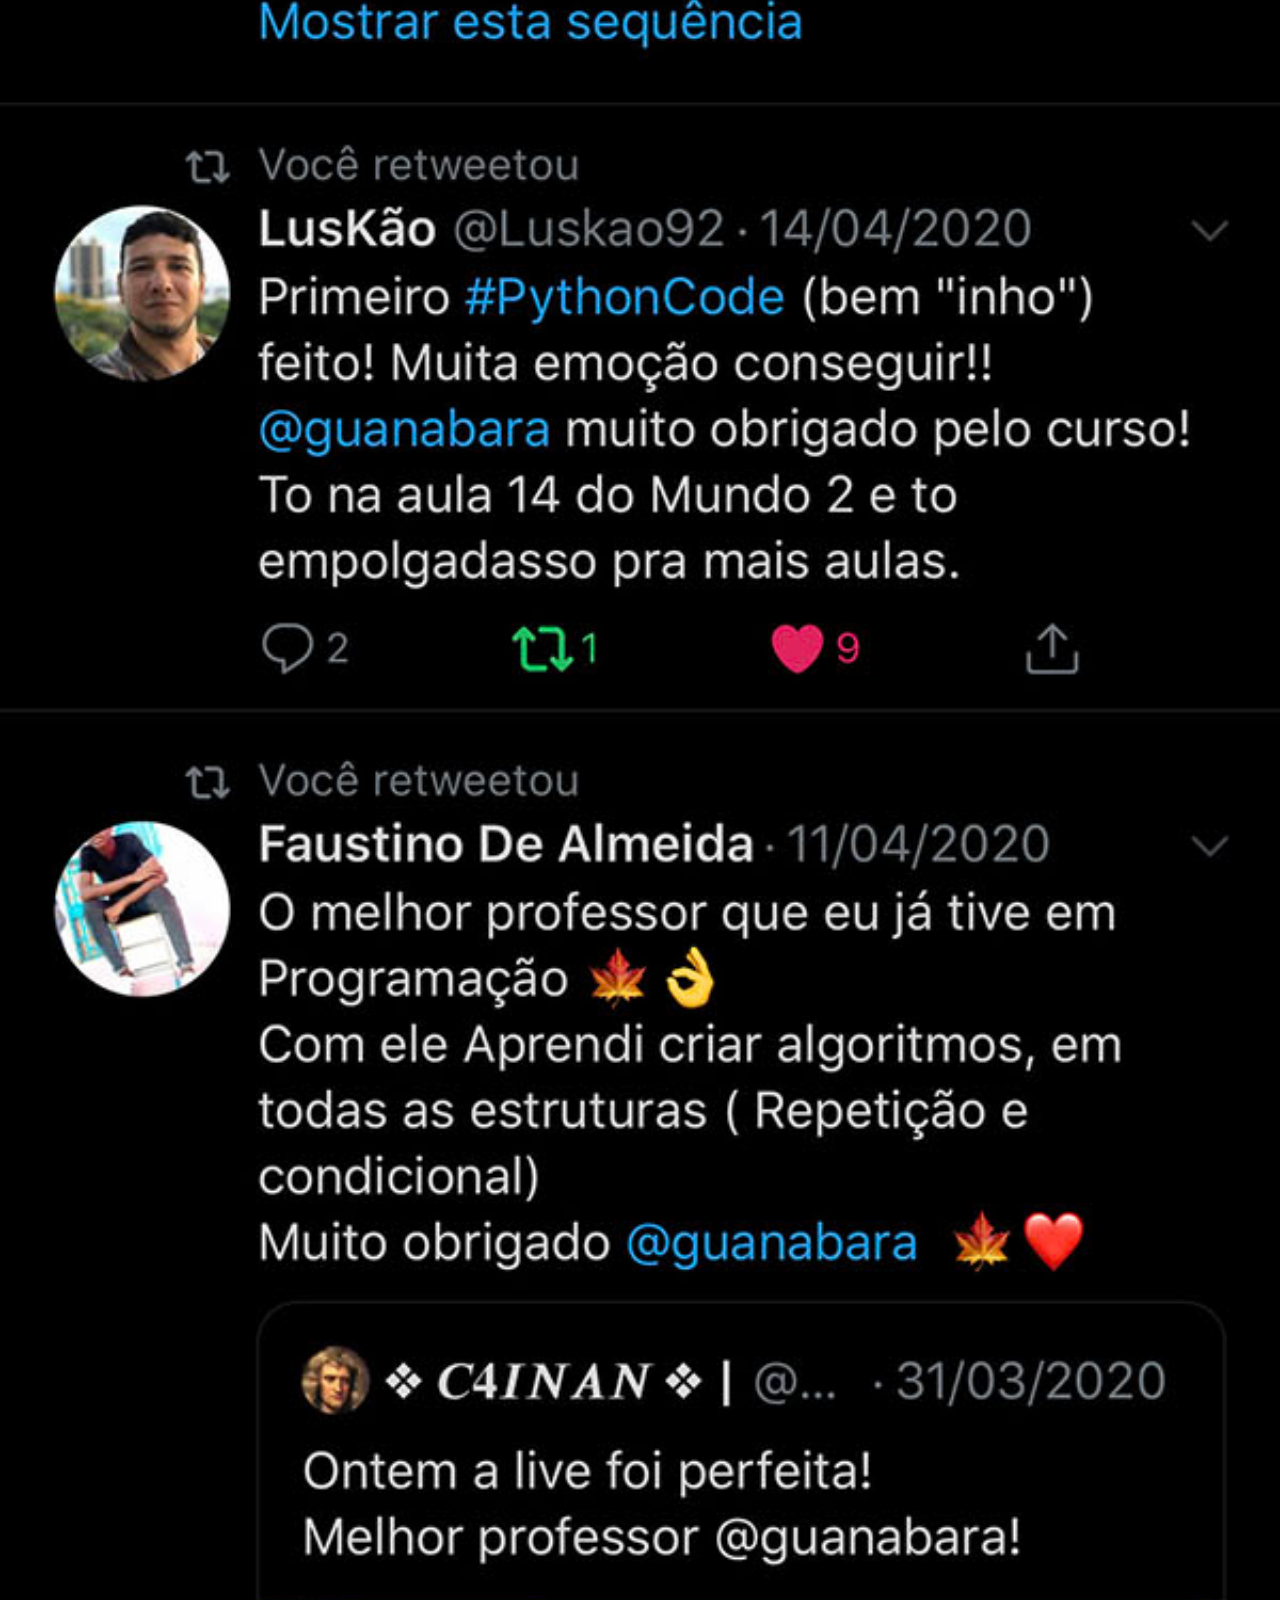
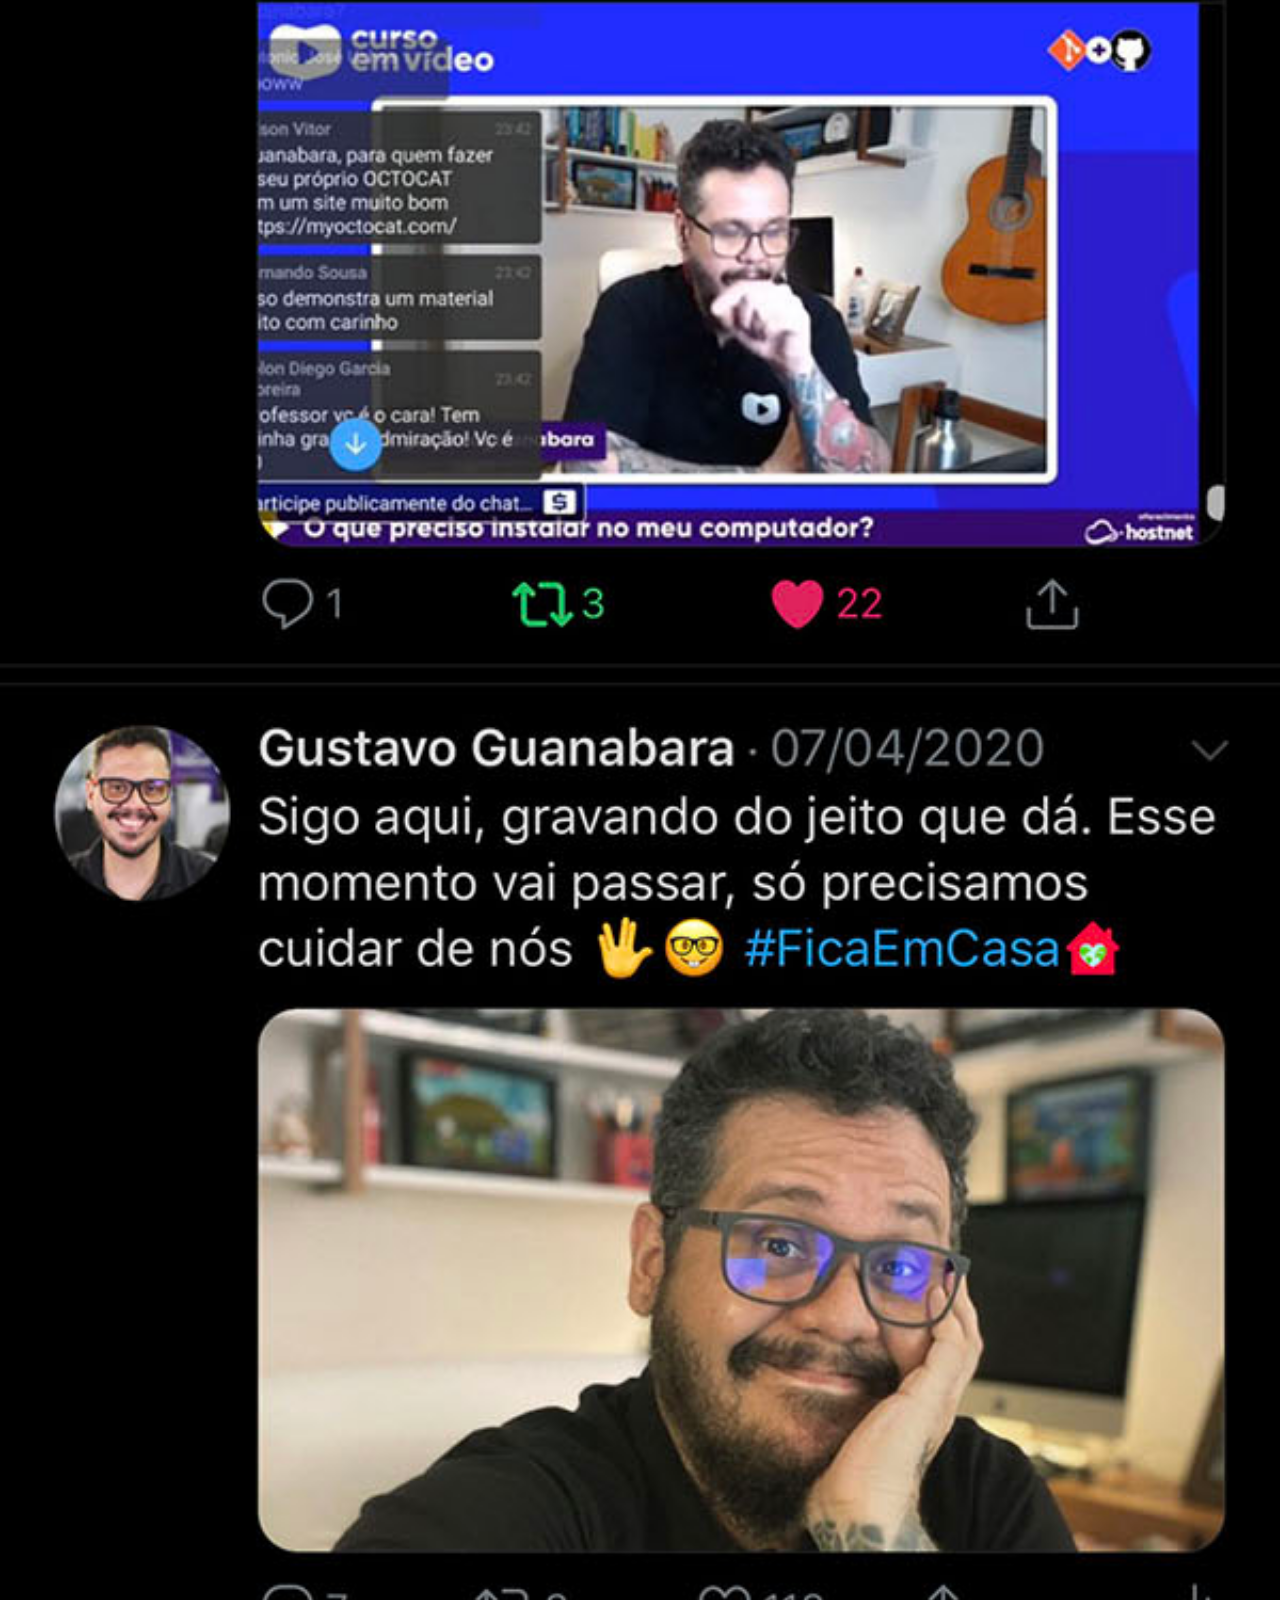
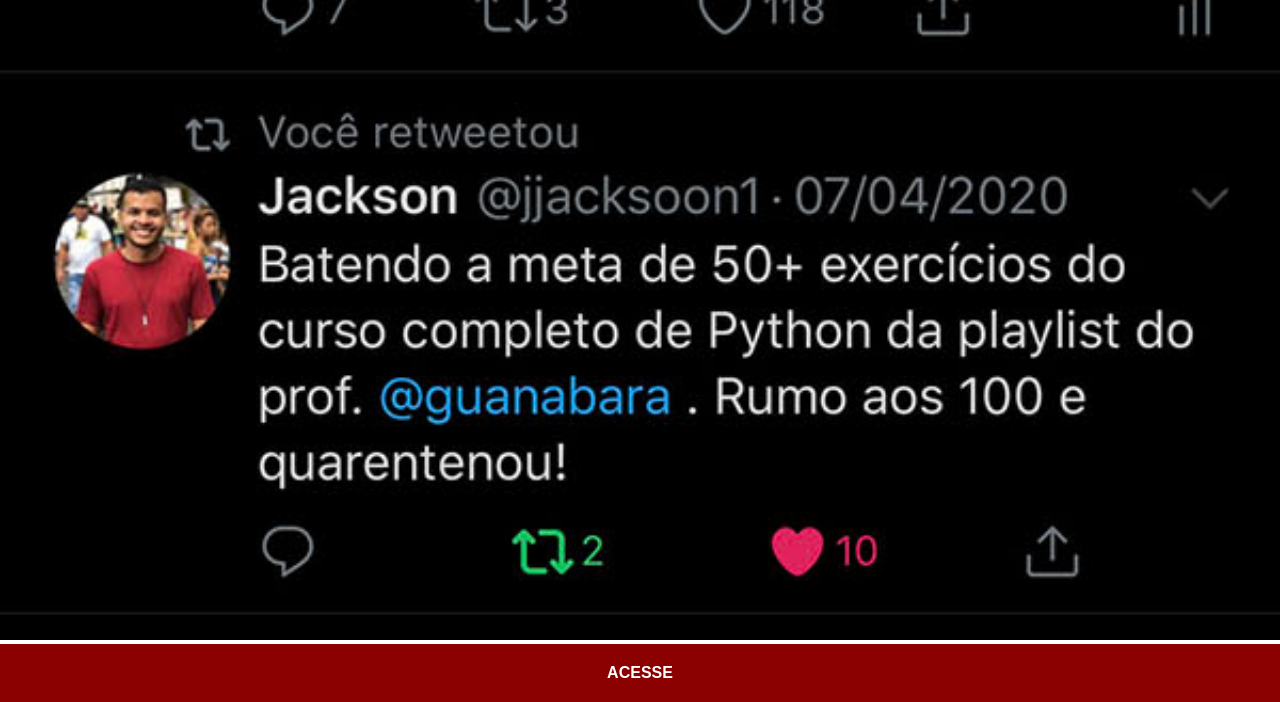
<file: projeto-social/twitter.html>
<!DOCTYPE html>
<html lang="pt-br">
<head>
    <meta charset="UTF-8">
    <meta name="viewport" content="width=device-width, initial-scale=1.0">
    <title>Twitter</title>
    <link rel="stylesheet" href="Estilos/social.css">
</head>
<body>
    <img src="imagens/tela-twitter.jpg" alt="twitter">
    <a href="https://www.twitter.com/cursoemvideo/" target="_blank">ACESSE</a>
</body>
</html>
</file>
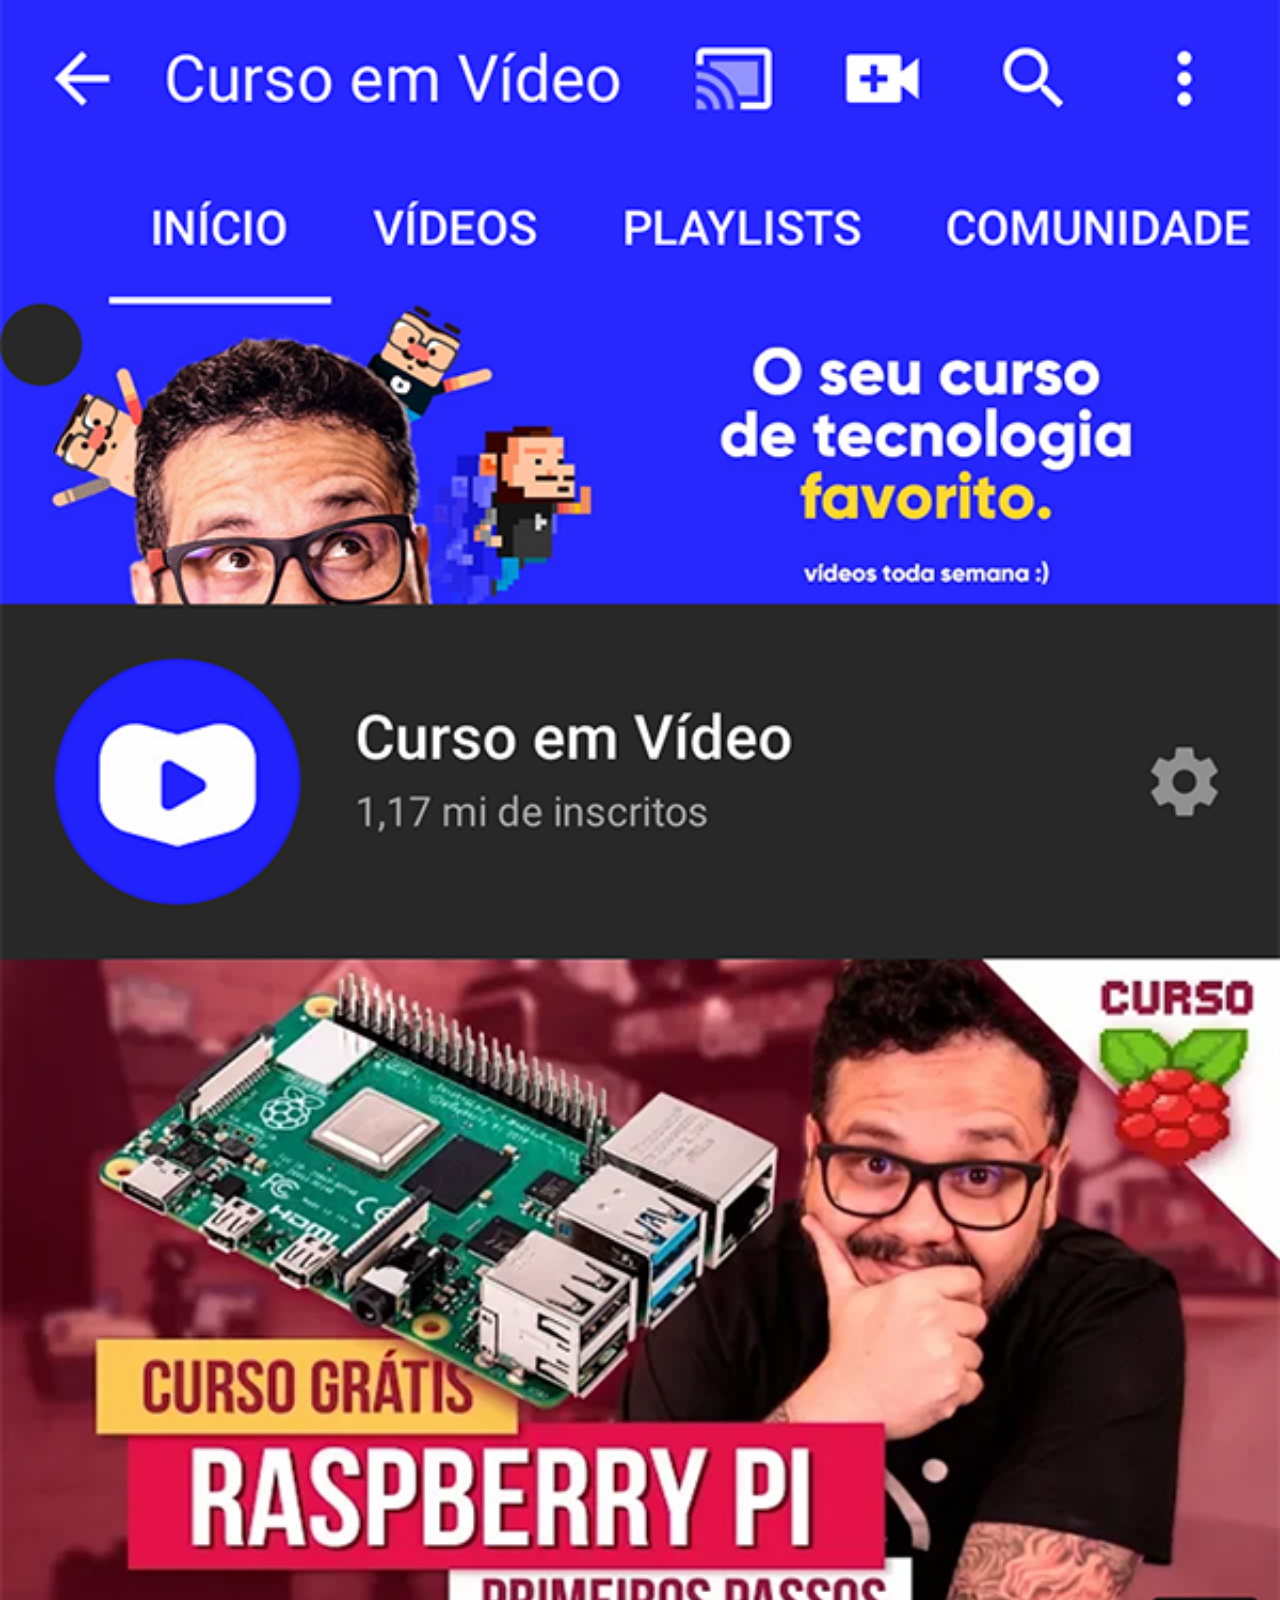
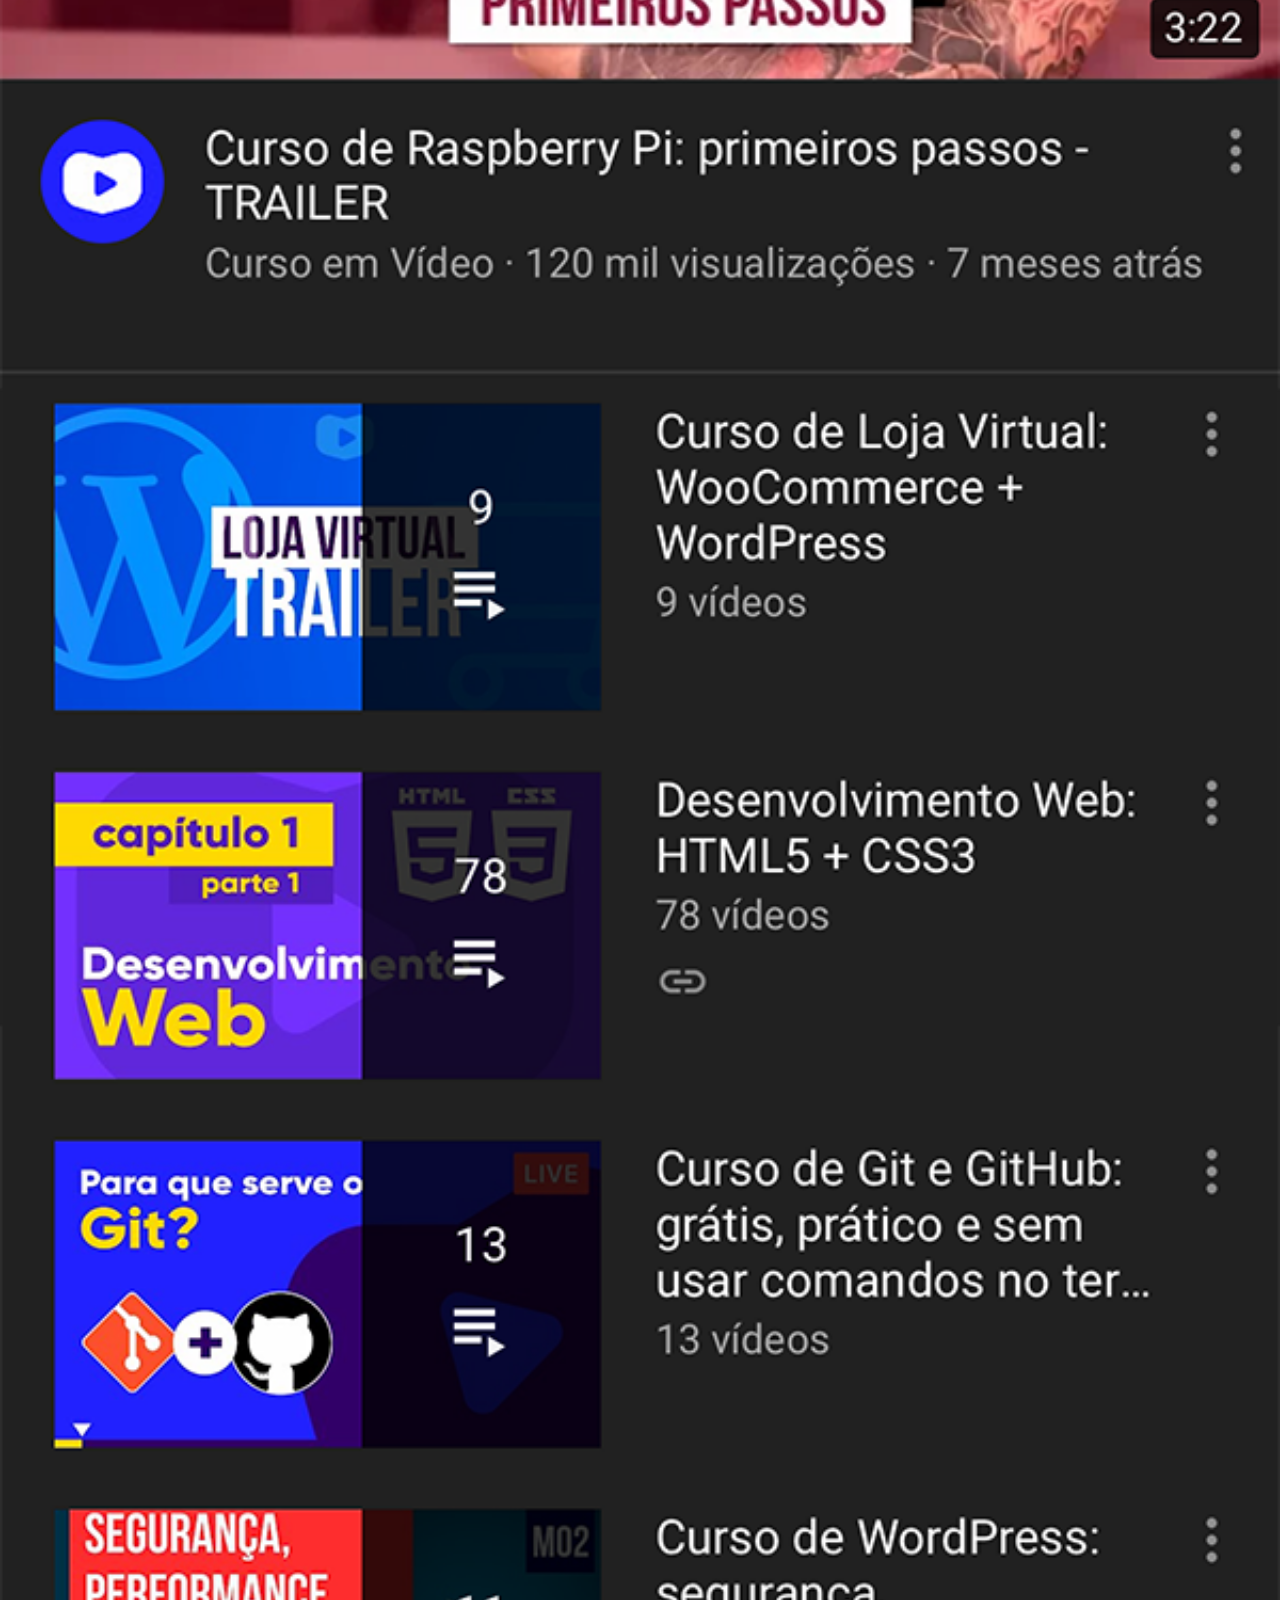
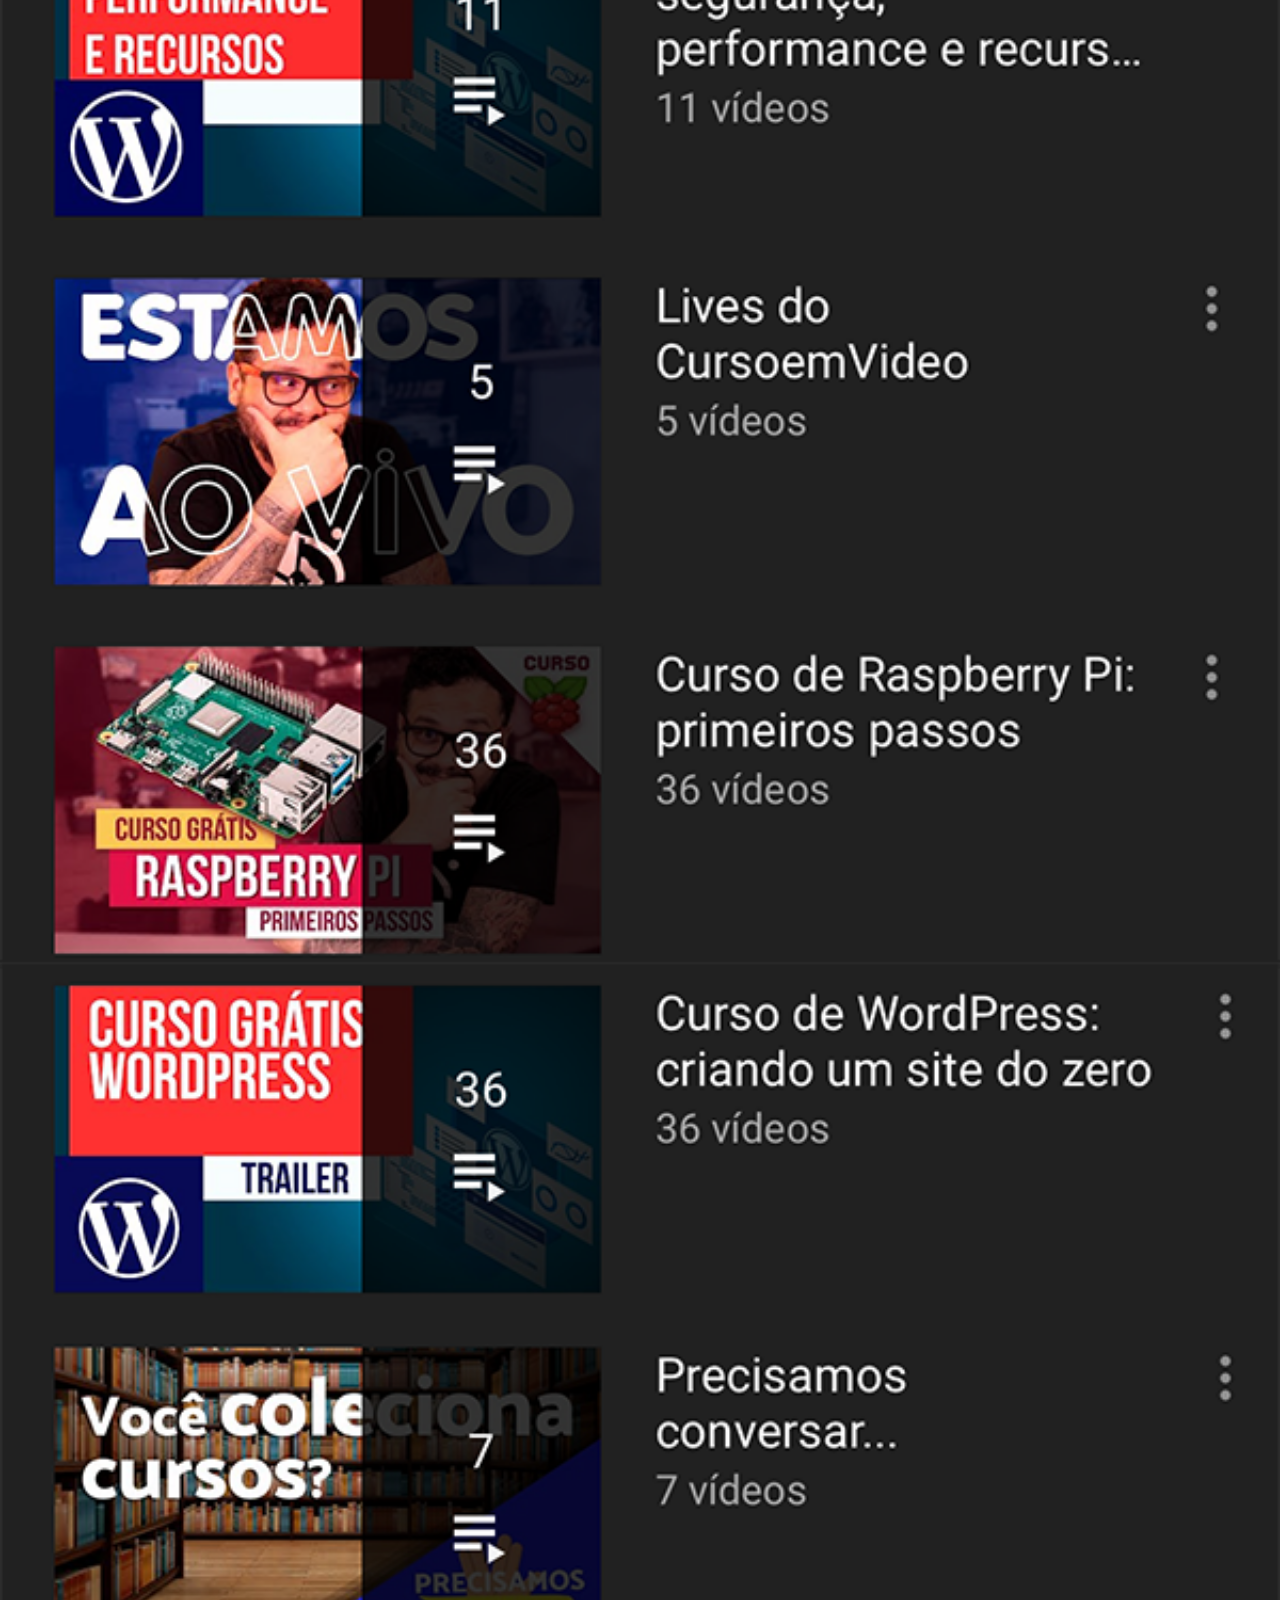
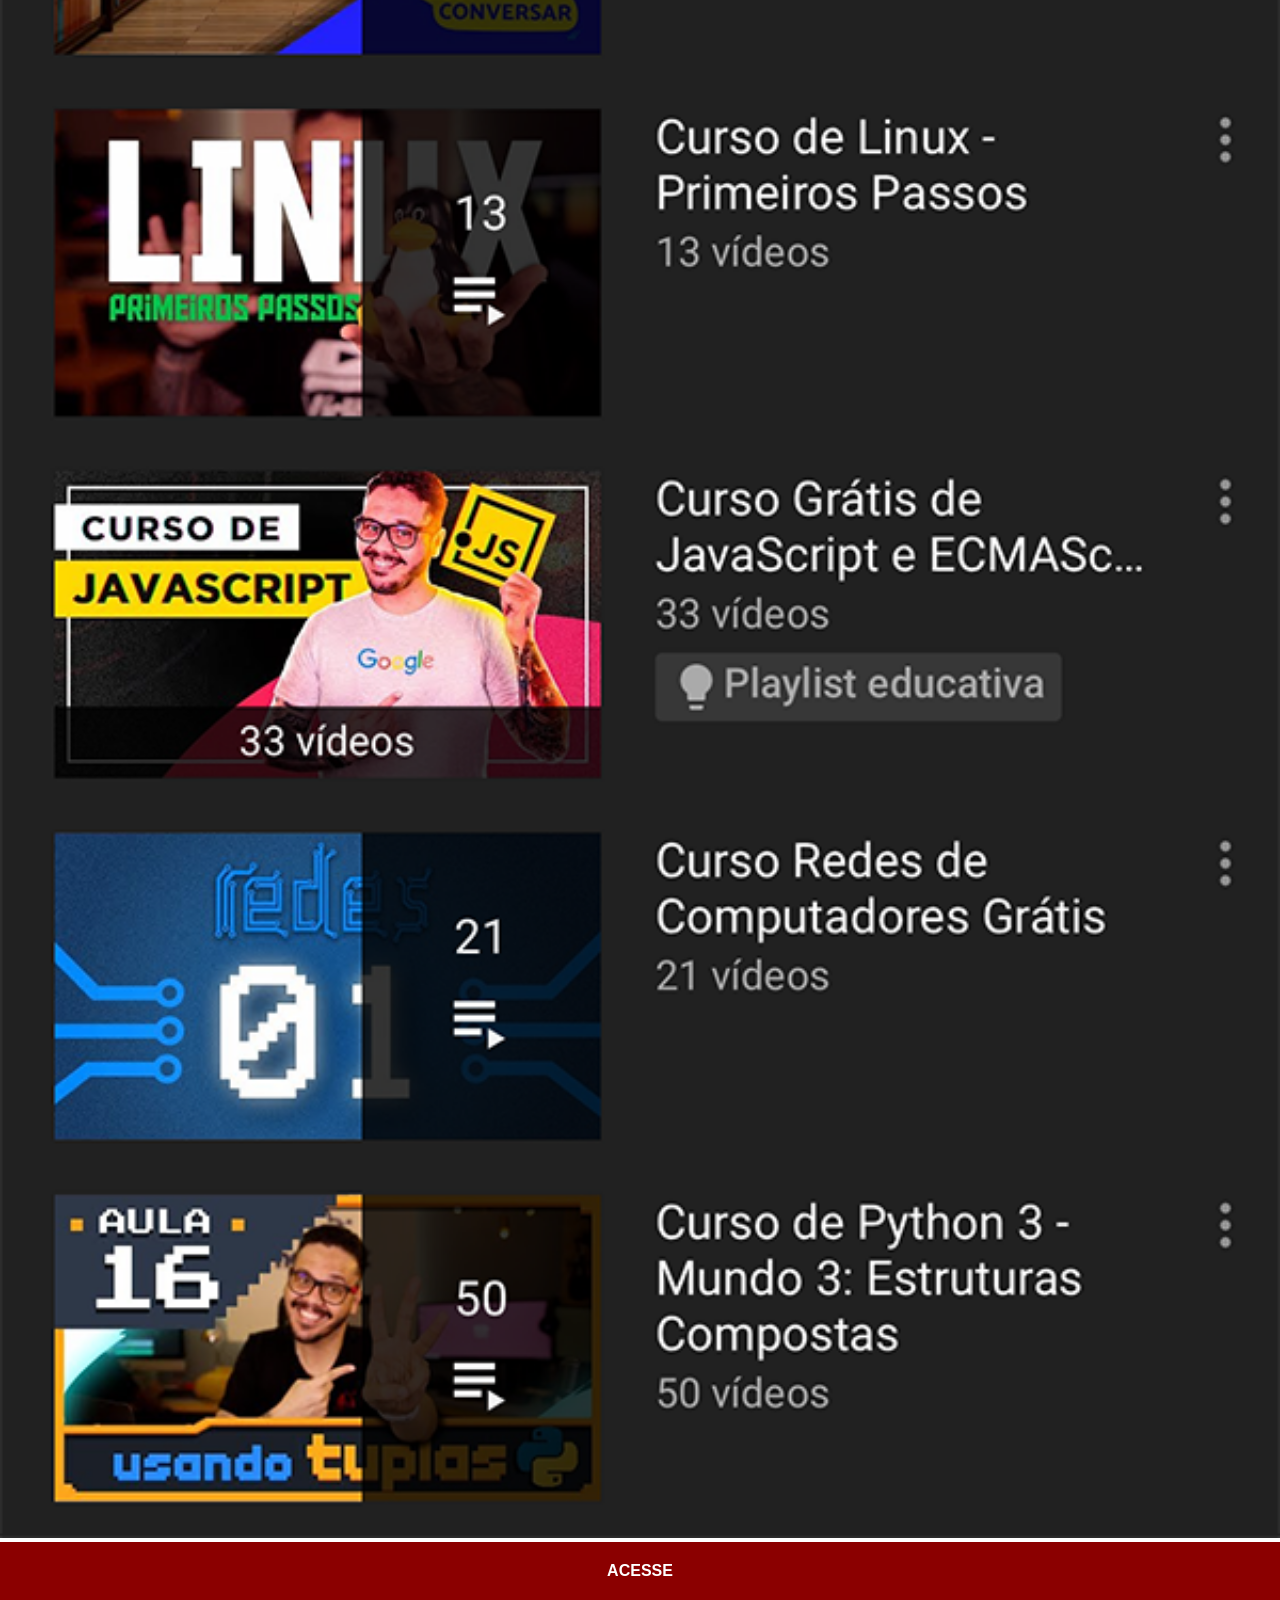
<file: projeto-social/youtube.html>
<!DOCTYPE html>
<html lang="pt-br">
<head>
    <meta charset="UTF-8">
    <meta name="viewport" content="width=device-width, initial-scale=1.0">
    <title>youtube</title>
    <link rel="stylesheet" href="Estilos/social.css">
</head>
<body>
    <img src="imagens/tela-youtube.png" alt="youtube">
    <a href="https://www.youtube.com/@cursoemvideo/playlists" target="_blank">ACESSE</a>
</body>
</html>
</file>
<file: projeto-social/Estilos/style.css>
@charset "UTF-8";

* {
    margin: 0;
    padding: 0;
}

html, body {
    height: 100vh;
    width: 100vw;
    background-color: blanchedalmond;
}

body{
    background: url('../imagens/fundo-madeira.jpg') no-repeat center center;
}

main{
    height: 100vh;
    position: relative;
}

section#telefone{
    height: 627px;
    width: 311px;
    
    position: absolute;
    top: 50%;
    left: 50%;
    transform: translate(-50%, -50%);

    background: url('../imagens/frame-iphone.png');
    background-size: cover;
    background-attachment: fixed;
}

iframe#tela{
    position: relative;
    top: 80px;
    left: 22px;
    width: 267px;
    height: 471px;
}

section#redesSociais{
    display: flex; /*faz a section ou seu conteúdo, ficar na vertical*/
    flex-direction: column;
    text-align: right;
    padding: 0px 15px 0px 0px;
}

section#redesSociais img{
    width: 50px;
    height: 50px;
    margin: 10px;
    border-radius: 50%;
    box-shadow: 2px 2px 5px rgba(0, 0, 0, 0.4);
}

section#redesSociais img:hover{
    transform: scale(1.1);
    transition: all 0.175s ease-in-out;
    box-shadow: 2px 2px 5px rgba(0, 0, 0, 0.4);
}/*faz os icones almentarem*/
</file>
<file: projeto-social/Estilos/social.css>
@charset "UTF-8";

* {
            margin: 0;
            padding: 0;
            font-family: Arial, Helvetica, sans-serif;
        }

        ::-webkit-scrollbar{
            width: 0px;
            height: 0px;
        }

        img{
            width: 100vw;
        }

        a{
            display: block;
            background-color: darkred;
            padding: 20px;
            text-align: center;
            font-weight: bolder;
            text-decoration: none;
            color: white;
        }

        a:hover{
            background-color: red;
        }
</file>
